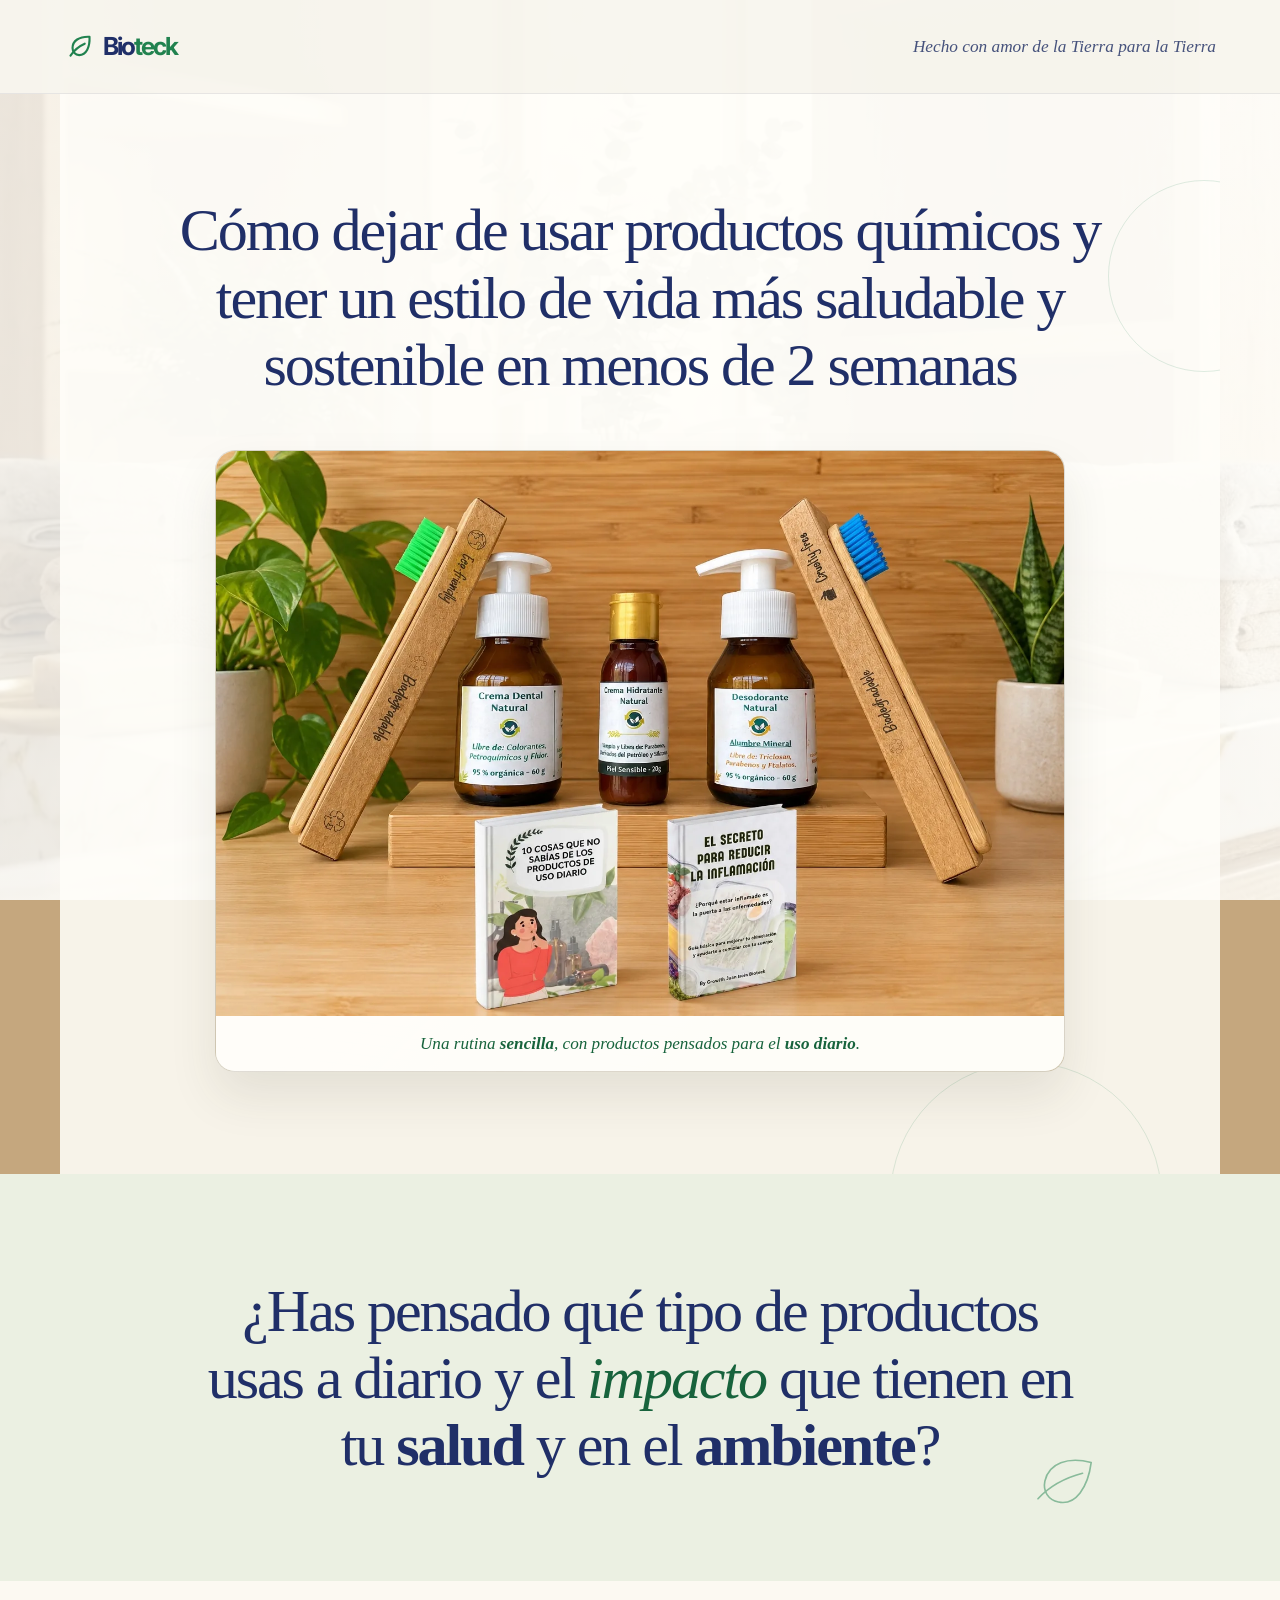
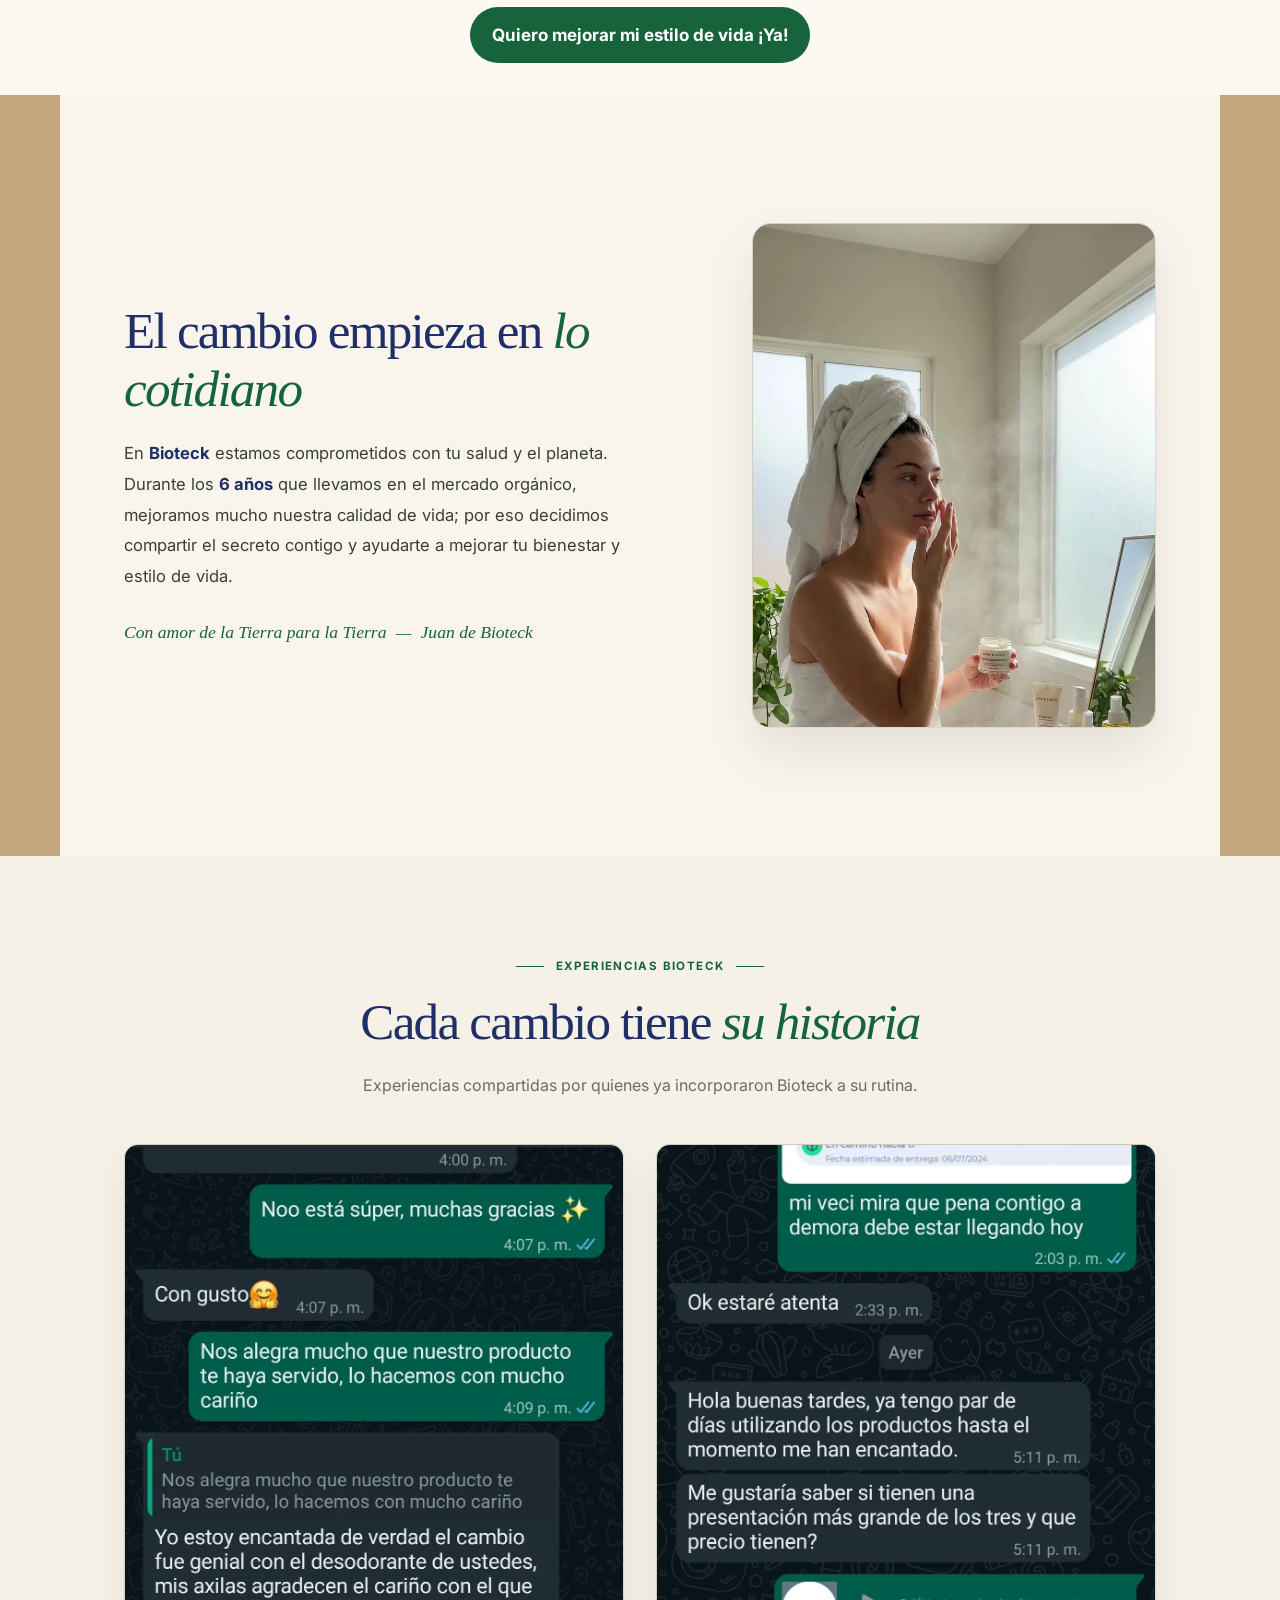
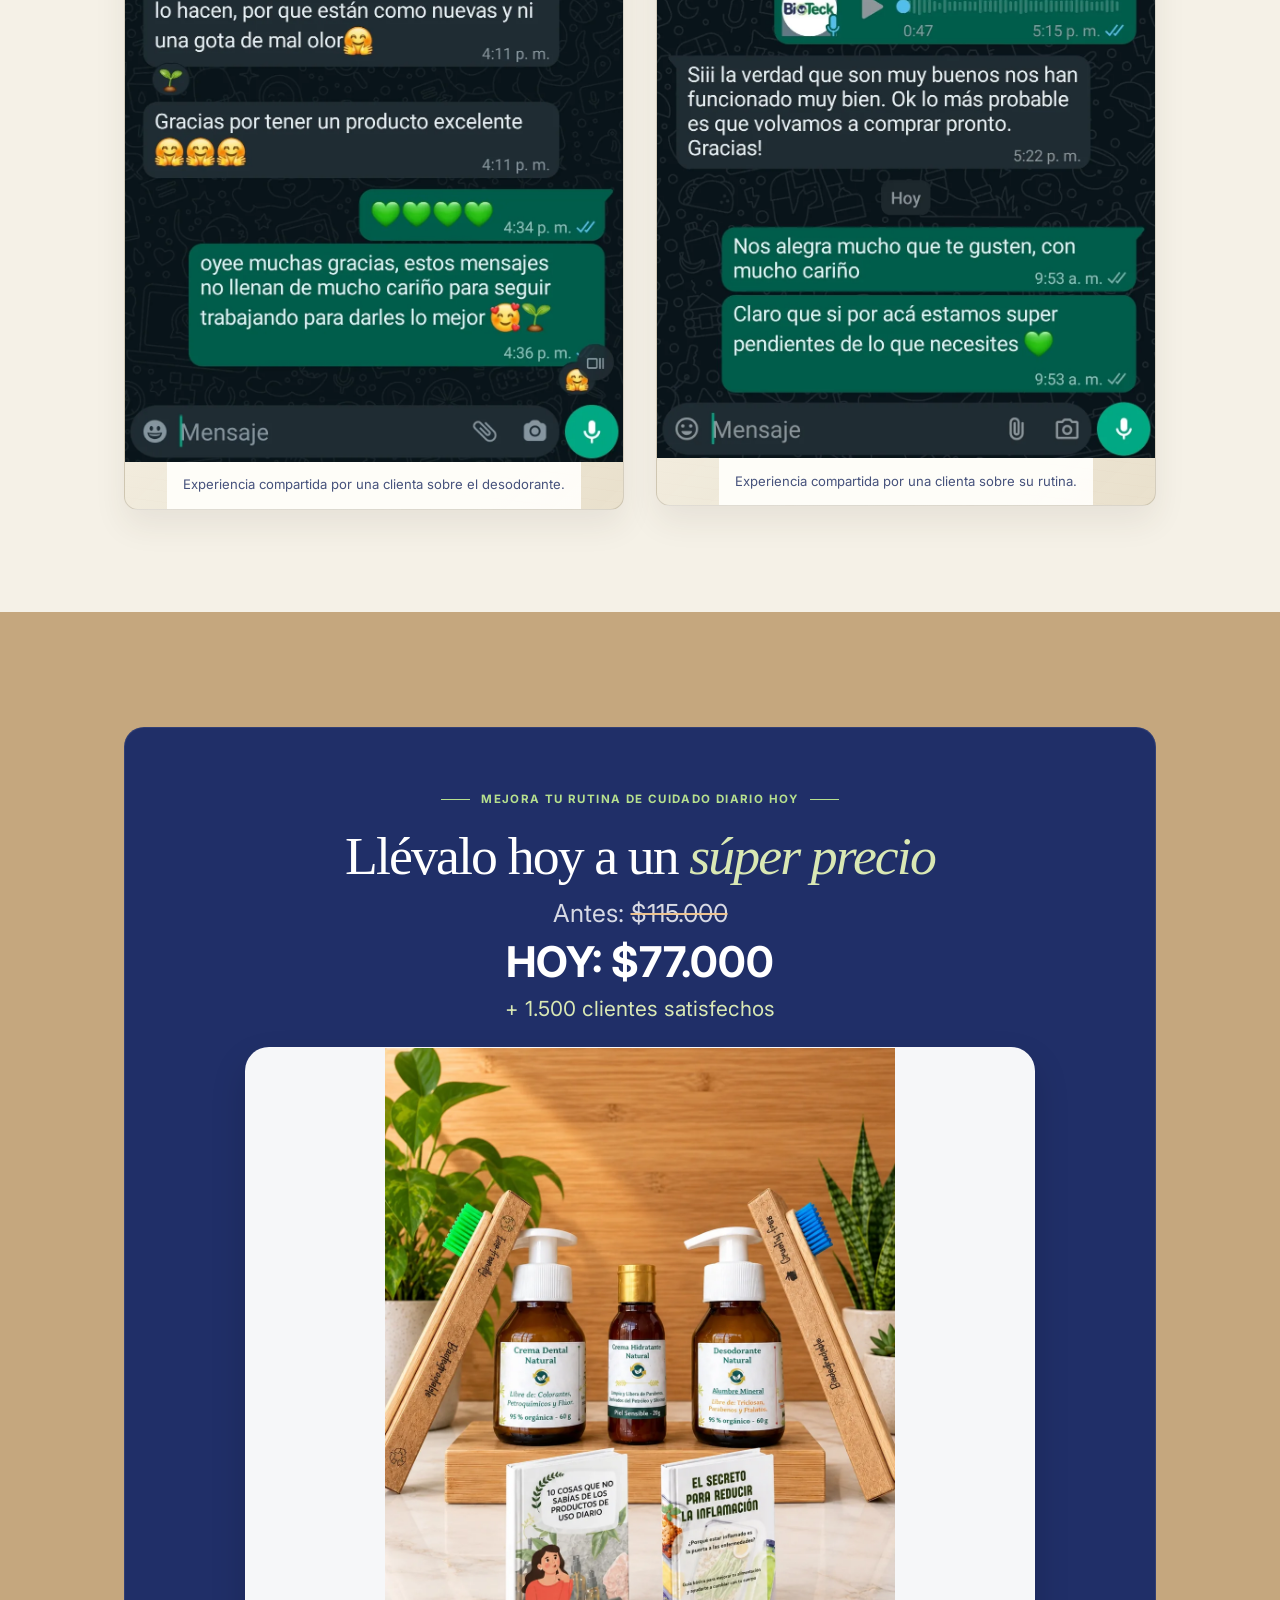
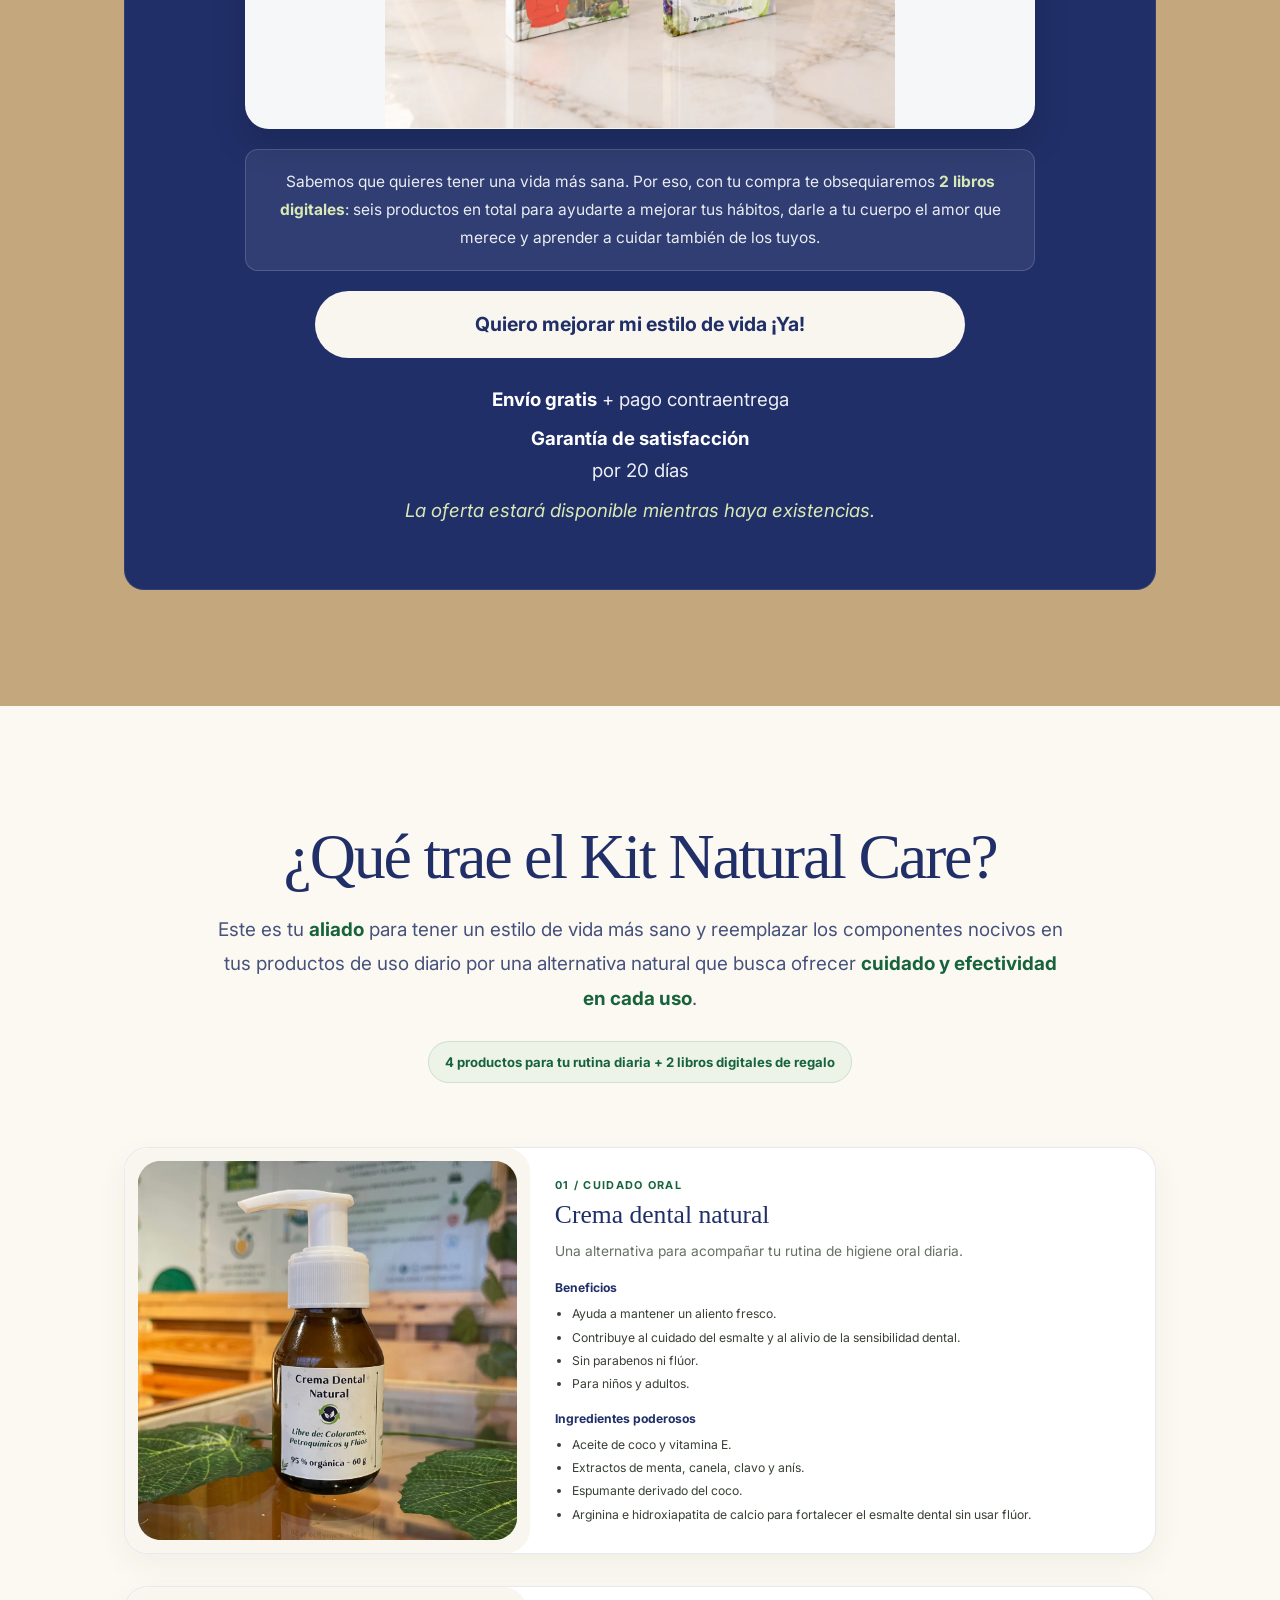
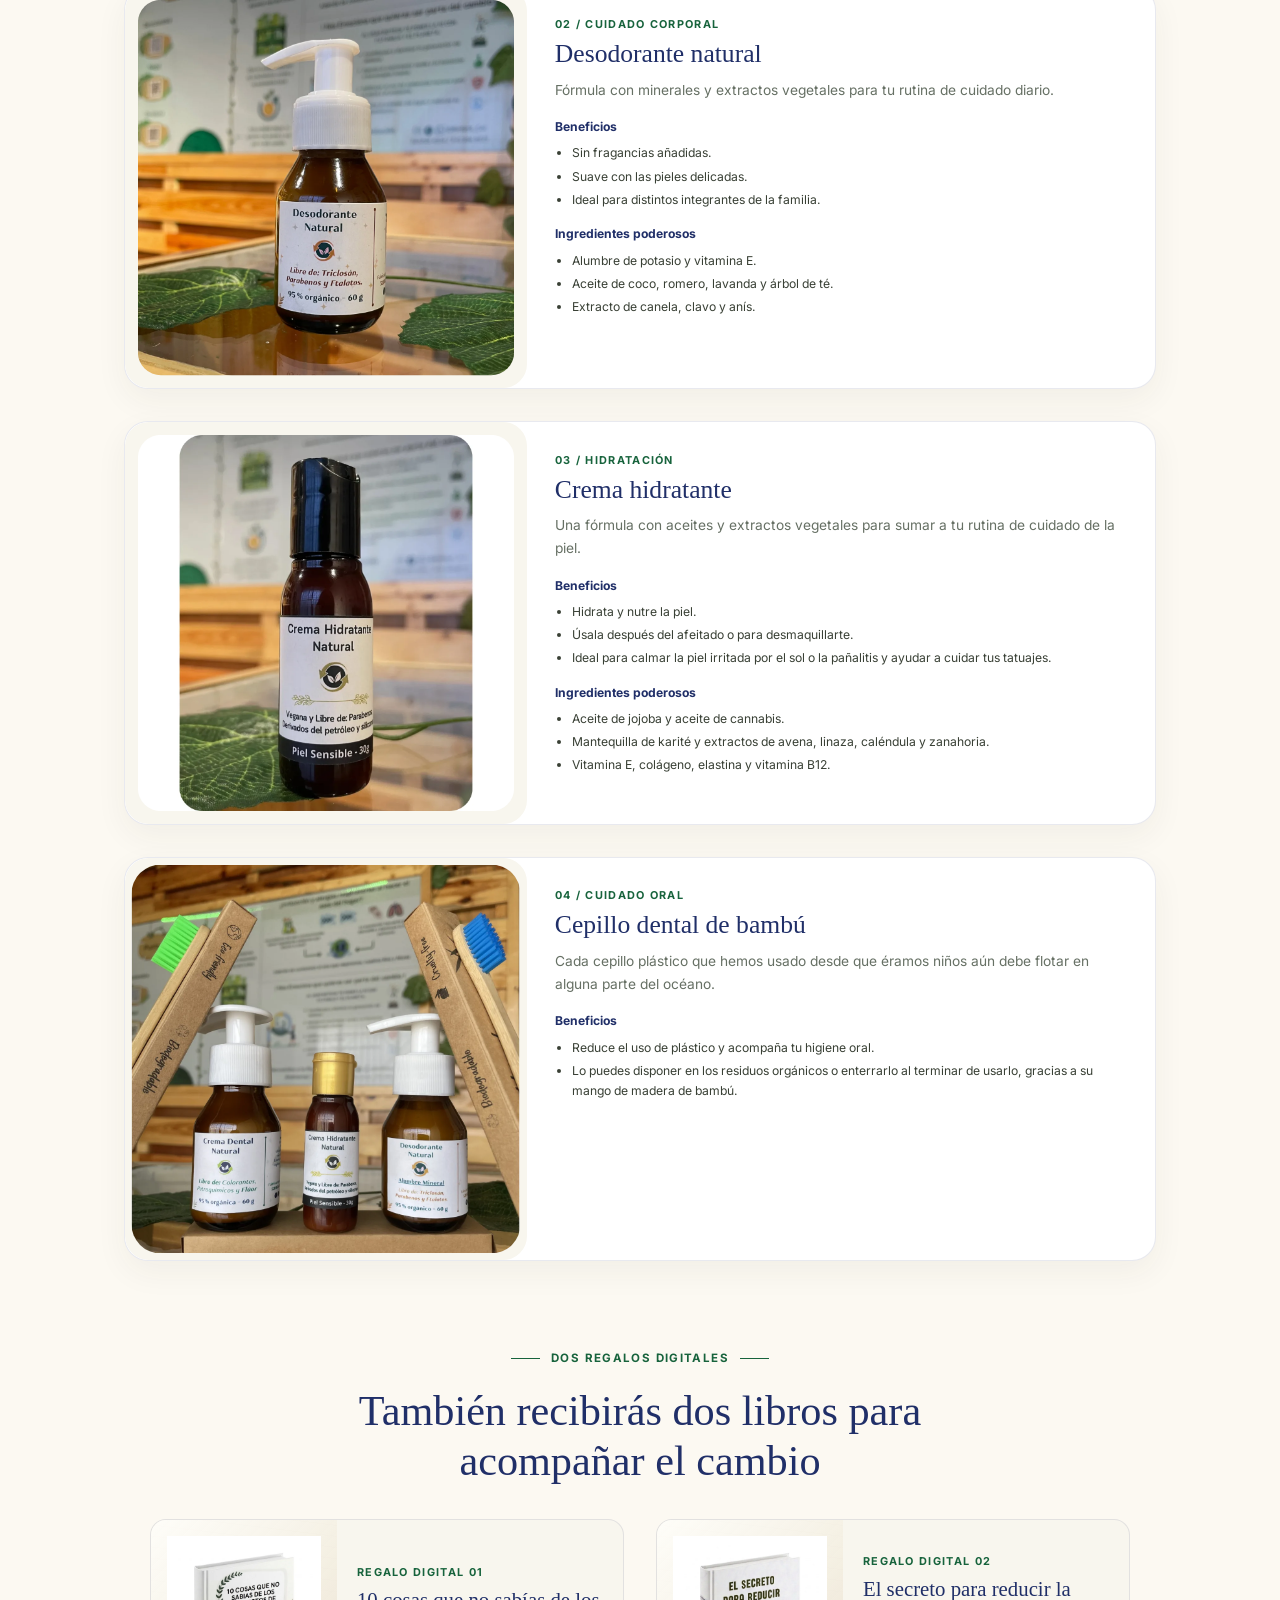
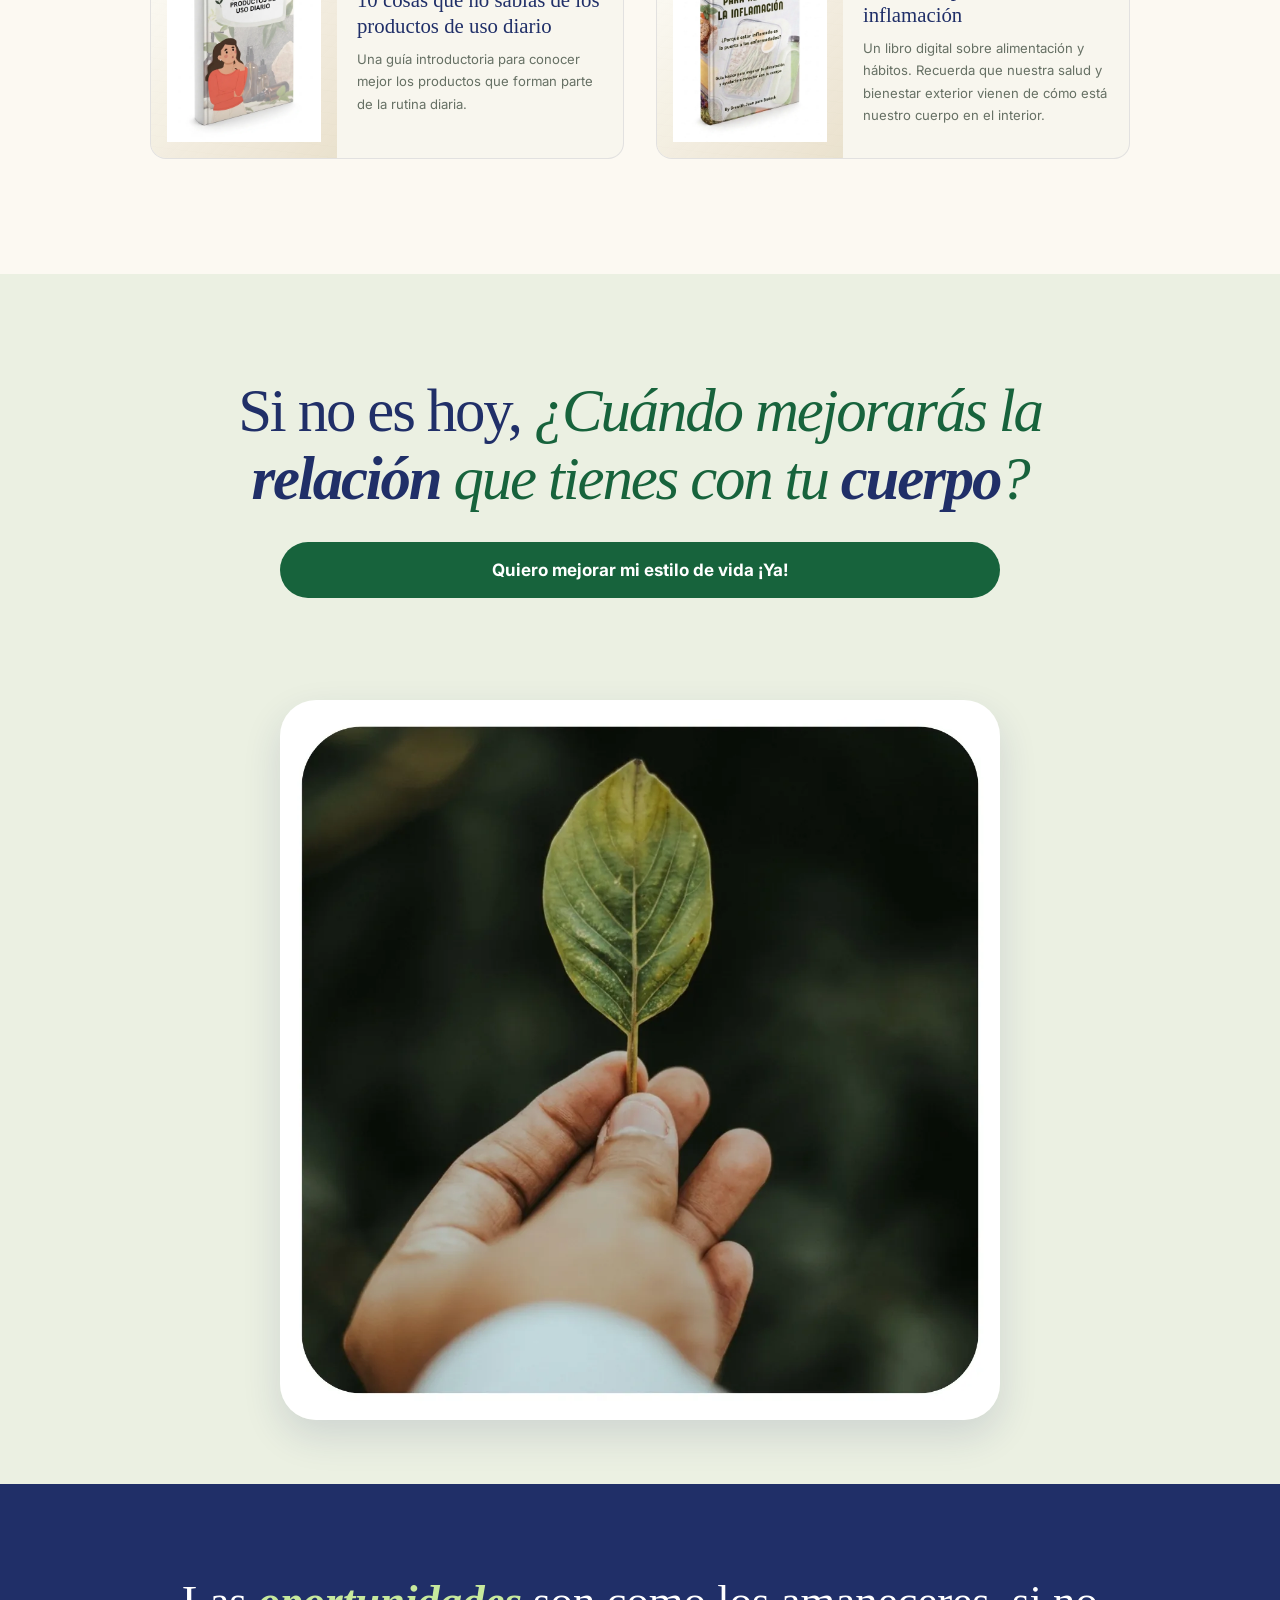
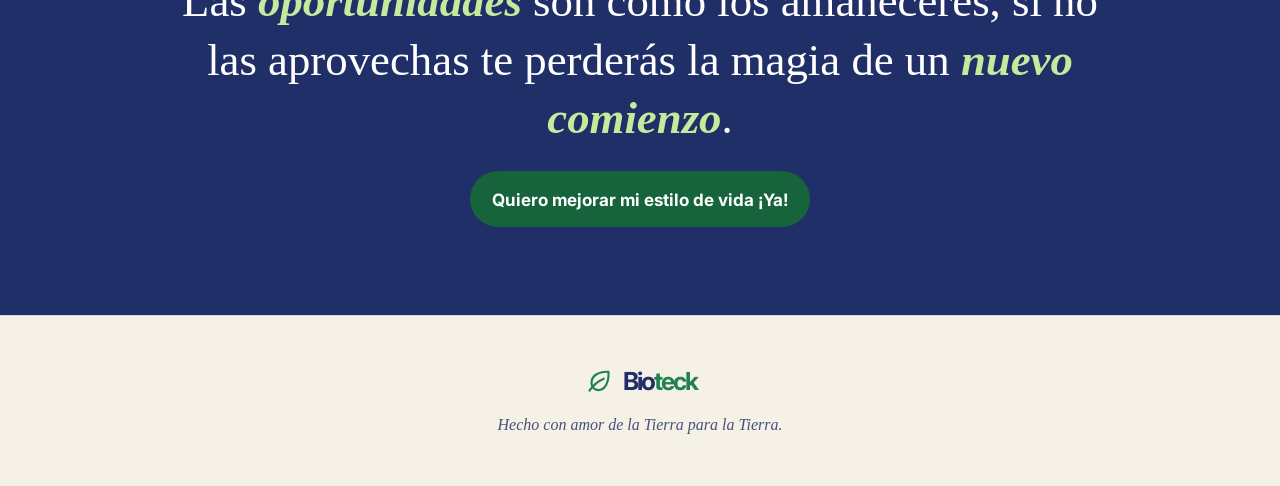
<file: index.html>
<!doctype html>
<html lang="es">
  <head>
    <meta charset="utf-8" />
    <meta name="viewport" content="width=device-width, initial-scale=1" />
    <meta name="theme-color" content="#f8f6ee" />
    <meta
      name="description"
      content="Bioteck: productos naturales para acompañar una rutina diaria de autocuidado."
    />
    <title>Bioteck | Autocuidado natural para cada día</title>
    <link rel="preconnect" href="https://fonts.googleapis.com" />
    <link rel="preconnect" href="https://fonts.gstatic.com" crossorigin />
    <link
      href="https://fonts.googleapis.com/css2?family=Inter:wght@400;500;600;700&display=swap"
      rel="stylesheet"
    />
    <link rel="stylesheet" href="styles.css" />
    <script src="script.js" defer></script>
  </head>
  <body>
    <a class="skip-link" href="#contenido">Saltar al contenido</a>

    <header class="site-header">
      <a class="brand" href="#inicio" aria-label="Bioteck, inicio">
        <span class="brand-mark" aria-hidden="true">
          <svg viewBox="0 0 36 36" focusable="false">
            <path d="M28.7 7.6C17.1 7.1 9.6 12.1 9.6 20.3c0 4.6 3.2 7.9 7.4 7.9 8.2 0 12.3-9.3 11.7-20.6Z" />
            <path d="M7.3 28.8c4.2-6.2 9.4-10.5 16-13.4" />
          </svg>
        </span>
        <span class="brand-name">Bio<span>teck</span></span>
      </a>
      <p class="brand-tagline">Hecho con amor de la Tierra para la Tierra</p>
    </header>

    <main id="contenido">
      <section class="hero section-shell" id="inicio" aria-labelledby="hero-title">
        <div class="hero-copy reveal">
          <h1 id="hero-title">Cómo dejar de usar productos químicos y tener un estilo de vida más saludable y sostenible en menos de 2 semanas</h1>
        </div>

        <figure class="image-slot hero-image reveal photo-slot">
          <img class="asset-photo" src="assets/images/kit-natural-care.webp" alt="Kit Natural Care Bioteck con productos de cuidado diario, libros digitales y cepillos de bambú" width="1536" height="1024" fetchpriority="high" />
          <figcaption>Una rutina <strong>sencilla</strong>, con productos pensados para el <strong>uso diario</strong>.</figcaption>
        </figure>
        <span class="hero-decoration hero-decoration-one" aria-hidden="true"></span>
        <span class="hero-decoration hero-decoration-two" aria-hidden="true"></span>
      </section>

      <section class="question-section" aria-labelledby="question-title">
        <div class="question-inner reveal">
          <h2 id="question-title">¿Has pensado qué tipo de productos usas a diario y el <em>impacto</em> que tienen en tu <strong>salud</strong> y en el <strong>ambiente</strong>?</h2>
          <span class="question-leaf" aria-hidden="true">
            <svg viewBox="0 0 68 68" focusable="false"><path d="M55 12C32 11 15 21 15 39c0 10 7 17 17 17 17 0 25-20 23-44Z" /><path d="M12 57c9-15 21-25 37-33" /></svg>
          </span>
        </div>
      </section>

      <section class="interstitial-cta" aria-label="Conoce la oferta del kit">
        <a class="button button-primary" href="#oferta">Quiero mejorar mi estilo de vida ¡Ya!</a>
      </section>

      <section class="story-section section-shell" aria-labelledby="story-title">
        <div class="story-content reveal">
          <h2 id="story-title">El cambio empieza en <em>lo cotidiano</em></h2>
          <p>En <strong>Bioteck</strong> estamos comprometidos con tu salud y el planeta. Durante los <strong>6 años</strong> que llevamos en el mercado orgánico, mejoramos mucho nuestra calidad de vida; por eso decidimos compartir el secreto contigo y ayudarte a mejorar tu bienestar y estilo de vida.</p>
          <p class="signature">Con amor de la Tierra para la Tierra <span aria-hidden="true">—</span> Juan de Bioteck</p>
        </div>
        <figure class="image-slot story-image reveal photo-slot">
          <img class="asset-photo" src="assets/images/historia-bioteck.webp" alt="Mujer integrando productos de cuidado natural en su rutina diaria" width="768" height="1376" loading="lazy" />
        </figure>
      </section>

      <section class="testimonials-section" aria-labelledby="testimonials-title">
        <div class="section-shell testimonials-inner">
          <div class="section-heading reveal">
            <p class="eyebrow eyebrow-centered"><span class="eyebrow-line"></span> Experiencias Bioteck <span class="eyebrow-line"></span></p>
            <h2 id="testimonials-title">Cada cambio tiene <em>su historia</em></h2>
            <p>Experiencias compartidas por quienes ya incorporaron Bioteck a su rutina.</p>
          </div>
          <div class="testimonial-grid">
            <figure class="image-slot testimonial-slot reveal">
              <img class="testimonial-image" src="assets/images/testimonio-desodorante.webp" alt="Conversación completa de WhatsApp, sin nombre visible, donde una clienta comparte su experiencia con el desodorante Bioteck" width="1080" height="1989" loading="lazy" />
              <figcaption>Experiencia compartida por una clienta sobre el desodorante.</figcaption>
            </figure>
            <figure class="image-slot testimonial-slot reveal">
              <img class="testimonial-image" src="assets/images/testimonio-rutina.webp" alt="Conversación completa de WhatsApp, sin nombre visible, donde una clienta cuenta su experiencia con los productos Bioteck" width="1080" height="1981" loading="lazy" />
              <figcaption>Experiencia compartida por una clienta sobre su rutina.</figcaption>
            </figure>
          </div>
        </div>
      </section>

      <section class="offer-section section-shell" id="oferta" aria-labelledby="offer-title">
        <div class="offer-panel reveal">
          <div class="offer-copy">
            <p class="eyebrow offer-eyebrow"><span class="eyebrow-line"></span> Mejora tu rutina de cuidado diario hoy <span class="eyebrow-line"></span></p>
            <h2 id="offer-title">Llévalo hoy a un <em>súper precio</em></h2>
            <p class="offer-before">Antes: <del>$115.000</del></p>
            <p class="offer-current">HOY: $77.000</p>
            <p class="offer-proof">+ 1.500 clientes satisfechos</p>
          </div>
          <figure class="image-slot offer-image photo-slot">
            <img class="asset-photo" src="assets/images/oferta-principal.webp" alt="Oferta del Kit Natural Care Bioteck a $77.000" width="1086" height="1448" loading="lazy" />
          </figure>
          <p class="offer-bonus-copy">Sabemos que quieres tener una vida más sana. Por eso, con tu compra te obsequiaremos <strong>2 libros digitales</strong>: seis productos en total para ayudarte a mejorar tus hábitos, darle a tu cuerpo el amor que merece y aprender a cuidar también de los tuyos.</p>
          <a class="button button-light offer-button" href="checkout.html">Quiero mejorar mi estilo de vida ¡Ya!</a>
          <div class="offer-details" aria-label="Detalles de la oferta">
            <p><strong>Envío gratis</strong> + pago contraentrega</p>
            <p><strong>Garantía de satisfacción</strong><br />por 20 días</p>
            <p class="offer-urgency">La oferta estará disponible mientras haya existencias.</p>
          </div>
        </div>
      </section>

      <section class="kit-section" aria-labelledby="kit-title">
        <div class="section-shell kit-inner">
          <div class="kit-heading reveal">
            <h2 id="kit-title">¿Qué trae el Kit Natural Care?</h2>
            <p class="kit-intro">Este es tu <strong>aliado</strong> para tener un estilo de vida más sano y reemplazar los componentes nocivos en tus productos de uso diario por una alternativa natural que busca ofrecer <strong>cuidado y efectividad en cada uso</strong>.</p>
            <p class="kit-count">4 productos para tu rutina diaria + 2 libros digitales de regalo</p>
          </div>

          <div class="product-grid">
            <article class="product-card reveal">
              <figure class="image-slot product-image photo-slot">
              <img class="asset-photo" src="assets/images/crema-dental-natural.webp" alt="Envase de crema dental natural Bioteck" width="1200" height="1200" loading="lazy" />
              </figure>
              <div class="product-copy">
                <p class="product-index">01 / Cuidado oral</p>
                <h3>Crema dental natural</h3>
                <p class="product-summary">Una alternativa para acompañar tu rutina de higiene oral diaria.</p>
                <div class="product-facts">
                  <div>
                    <h4>Beneficios</h4>
                    <ul>
                      <li>Ayuda a mantener un aliento fresco.</li>
                      <li>Contribuye al cuidado del esmalte y al alivio de la sensibilidad dental.</li>
                      <li>Sin parabenos ni flúor.</li>
                      <li>Para niños y adultos.</li>
                    </ul>
                  </div>
                  <div>
                    <h4>Ingredientes poderosos</h4>
                    <ul>
                      <li>Aceite de coco y vitamina E.</li>
                      <li>Extractos de menta, canela, clavo y anís.</li>
                      <li>Espumante derivado del coco.</li>
                      <li>Arginina e hidroxiapatita de calcio para fortalecer el esmalte dental sin usar flúor.</li>
                    </ul>
                  </div>
                </div>
              </div>
            </article>

            <article class="product-card reveal">
              <figure class="image-slot product-image photo-slot">
              <img class="asset-photo" src="assets/images/desodorante-natural.webp" alt="Envase de desodorante natural Bioteck" width="1200" height="1200" loading="lazy" />
              </figure>
              <div class="product-copy">
                <p class="product-index">02 / Cuidado corporal</p>
                <h3>Desodorante natural</h3>
                <p class="product-summary">Fórmula con minerales y extractos vegetales para tu rutina de cuidado diario.</p>
                <div class="product-facts">
                  <div>
                    <h4>Beneficios</h4>
                    <ul>
                      <li>Sin fragancias añadidas.</li>
                      <li>Suave con las pieles delicadas.</li>
                      <li>Ideal para distintos integrantes de la familia.</li>
                    </ul>
                  </div>
                  <div>
                    <h4>Ingredientes poderosos</h4>
                    <ul>
                      <li>Alumbre de potasio y vitamina E.</li>
                      <li>Aceite de coco, romero, lavanda y árbol de té.</li>
                      <li>Extracto de canela, clavo y anís.</li>
                    </ul>
                  </div>
                </div>
              </div>
            </article>

            <article class="product-card reveal">
              <figure class="image-slot product-image photo-slot">
              <img class="asset-photo" src="assets/images/crema-hidratante-natural.webp" alt="Envase de crema hidratante natural Bioteck" width="1200" height="1200" loading="lazy" />
              </figure>
              <div class="product-copy">
                <p class="product-index">03 / Hidratación</p>
                <h3>Crema hidratante</h3>
                <p class="product-summary">Una fórmula con aceites y extractos vegetales para sumar a tu rutina de cuidado de la piel.</p>
                <div class="product-facts">
                  <div>
                    <h4>Beneficios</h4>
                    <ul>
                      <li>Hidrata y nutre la piel.</li>
                      <li>Úsala después del afeitado o para desmaquillarte.</li>
                      <li>Ideal para calmar la piel irritada por el sol o la pañalitis y ayudar a cuidar tus tatuajes.</li>
                    </ul>
                  </div>
                  <div>
                    <h4>Ingredientes poderosos</h4>
                    <ul>
                      <li>Aceite de jojoba y aceite de cannabis.</li>
                      <li>Mantequilla de karité y extractos de avena, linaza, caléndula y zanahoria.</li>
                      <li>Vitamina E, colágeno, elastina y vitamina B12.</li>
                    </ul>
                  </div>
                </div>
              </div>
            </article>

            <article class="product-card reveal">
              <figure class="image-slot product-image photo-slot">
                <img class="asset-photo" src="assets/images/cepillo-bambu.webp" alt="Cepillos dentales de bambú del Kit Natural Care" width="1800" height="1032" loading="lazy" />
              </figure>
              <div class="product-copy">
                <p class="product-index">04 / Cuidado oral</p>
                <h3>Cepillo dental de bambú</h3>
                <p class="product-summary">Cada cepillo plástico que hemos usado desde que éramos niños aún debe flotar en alguna parte del océano.</p>
                <div class="product-facts">
                  <div>
                    <h4>Beneficios</h4>
                    <ul>
                      <li>Reduce el uso de plástico y acompaña tu higiene oral.</li>
                      <li>Lo puedes disponer en los residuos orgánicos o enterrarlo al terminar de usarlo, gracias a su mango de madera de bambú.</li>
                    </ul>
                  </div>
                </div>
              </div>
            </article>
          </div>

          <div class="digital-bonus-heading reveal">
            <p class="eyebrow eyebrow-centered"><span class="eyebrow-line"></span> Dos regalos digitales <span class="eyebrow-line"></span></p>
            <h3>También recibirás dos libros para acompañar el cambio</h3>
          </div>
          <div class="digital-grid">
            <article class="digital-card reveal">
              <figure class="image-slot digital-image photo-slot">
                <img class="asset-photo" src="assets/images/guia-productos-diarios.webp" alt="Portada de la guía 10 cosas que no sabías de los productos de uso diario" width="896" height="1200" loading="lazy" />
              </figure>
              <div class="digital-copy">
                <p class="product-index">Regalo digital 01</p>
                <h4>10 cosas que no sabías de los productos de uso diario</h4>
                <p>Una guía introductoria para conocer mejor los productos que forman parte de la rutina diaria.</p>
              </div>
            </article>
            <article class="digital-card reveal">
              <figure class="image-slot digital-image photo-slot">
                <img class="asset-photo" src="assets/images/guia-inflamacion.webp" alt="Portada de la guía El secreto para reducir la inflamación" width="896" height="1200" loading="lazy" />
              </figure>
              <div class="digital-copy">
                <p class="product-index">Regalo digital 02</p>
                <h4>El secreto para reducir la inflamación</h4>
                <p>Un libro digital sobre alimentación y hábitos. Recuerda que nuestra salud y bienestar exterior vienen de cómo está nuestro cuerpo en el interior.</p>
              </div>
            </article>
          </div>
        </div>
      </section>

      <section class="closing-cta-section" aria-labelledby="closing-cta-title">
        <div class="closing-cta-inner">
          <h2 id="closing-cta-title">Si no es hoy, <em>¿Cuándo mejorarás la <strong>relación</strong> que tienes con tu <strong>cuerpo</strong>?</em></h2>
          <div class="closing-cta-actions">
            <a class="button button-primary" href="checkout.html">Quiero mejorar mi estilo de vida ¡Ya!</a>
          </div>
        </div>
      </section>

      <section class="closing-image-section" aria-label="Un nuevo comienzo con Bioteck">
        <img src="assets/images/cierre-oportunidad.webp" alt="Un nuevo comienzo para cuidar de ti y de tu familia" width="896" height="1200" loading="lazy" />
      </section>

      <section class="closing-quote-section" aria-label="Un nuevo comienzo">
        <p>Las <strong><em>oportunidades</em></strong> son como los amaneceres, si no las aprovechas te perderás la magia de un <strong><em>nuevo comienzo</em></strong>.</p>
        <a class="button button-primary" href="checkout.html">Quiero mejorar mi estilo de vida ¡Ya!</a>
      </section>
    </main>

    <footer class="site-footer" id="pedido">
      <a class="brand footer-brand" href="#inicio" aria-label="Bioteck, volver al inicio">
        <span class="brand-mark" aria-hidden="true"><svg viewBox="0 0 36 36" focusable="false"><path d="M28.7 7.6C17.1 7.1 9.6 12.1 9.6 20.3c0 4.6 3.2 7.9 7.4 7.9 8.2 0 12.3-9.3 11.7-20.6Z" /><path d="M7.3 28.8c4.2-6.2 9.4-10.5 16-13.4" /></svg></span>
        <span class="brand-name">Bio<span>teck</span></span>
      </a>
      <p>Hecho con amor de la Tierra para la Tierra.</p>
    </footer>
  </body>
</html>
</file>
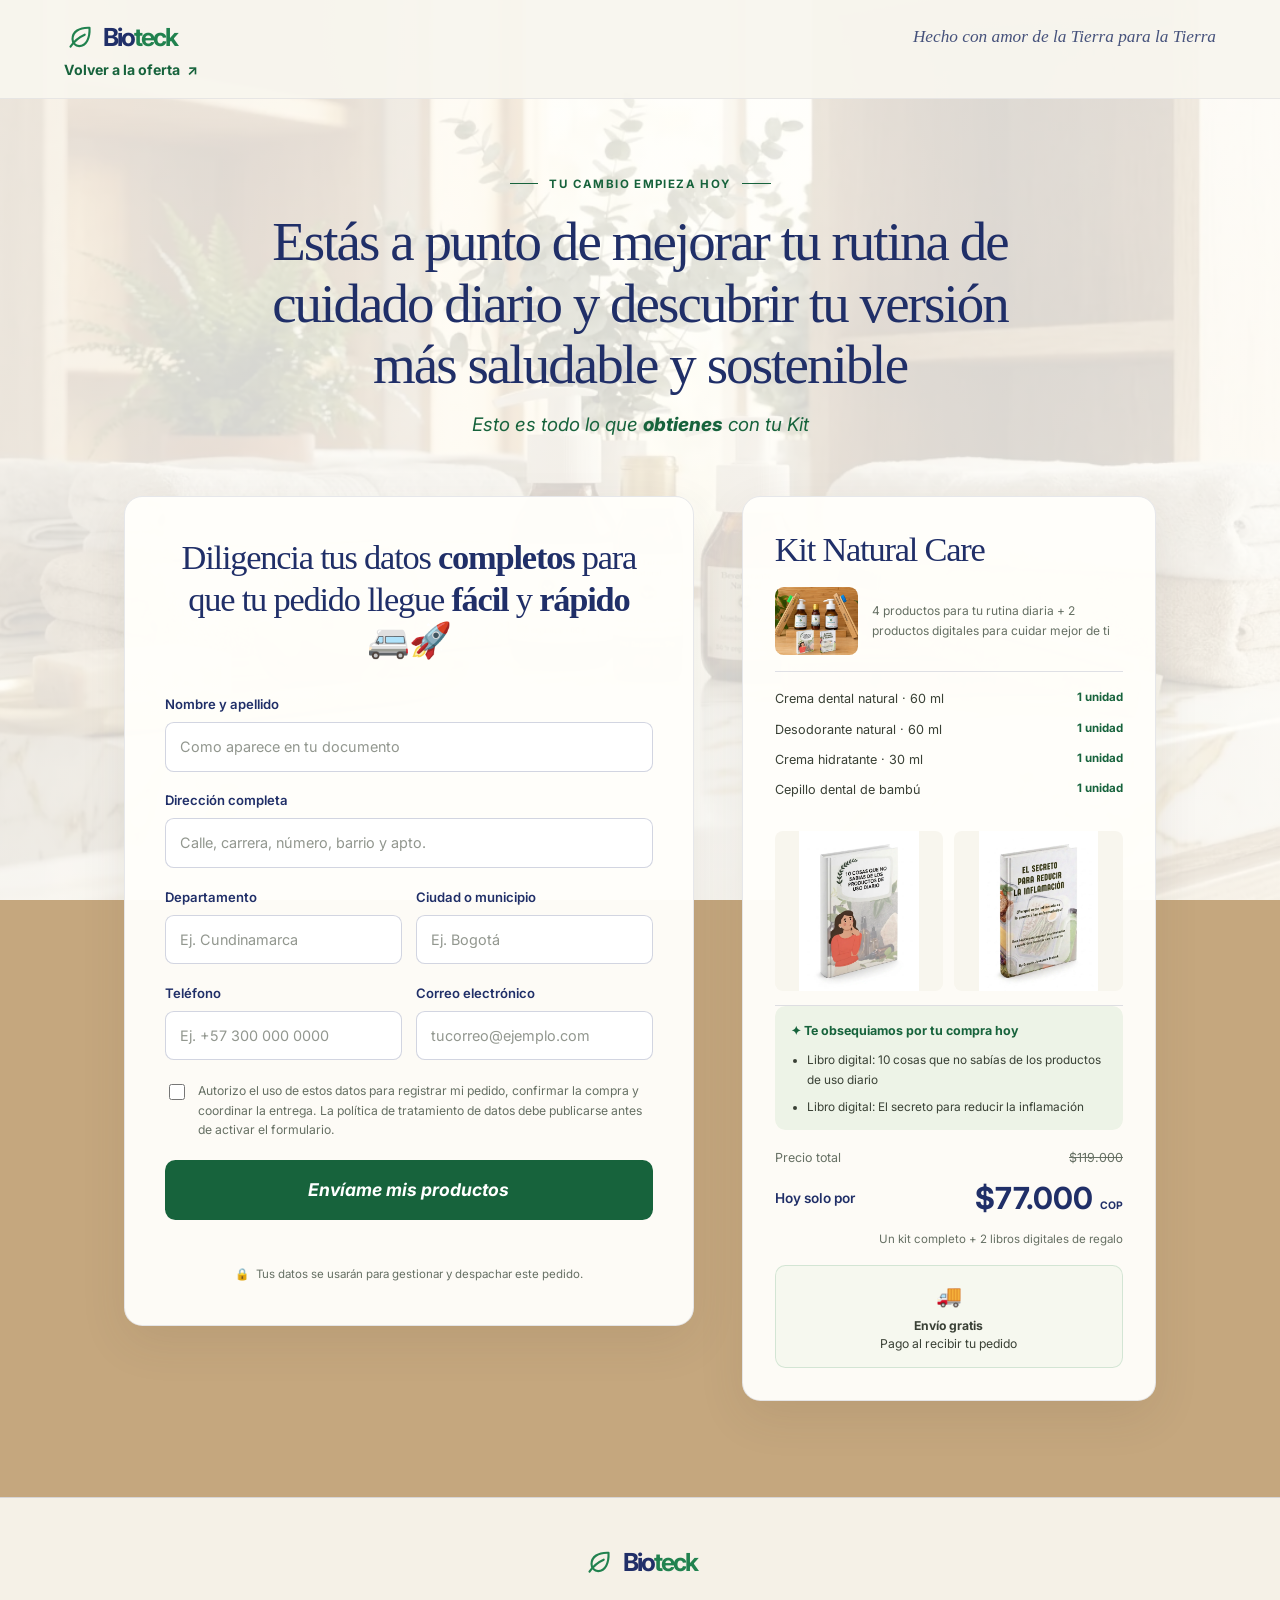
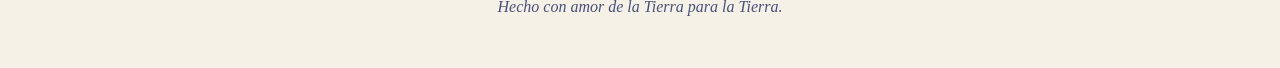
<file: checkout.html>
<!doctype html>
<html lang="es">
  <head>
    <meta charset="utf-8" />
    <meta name="viewport" content="width=device-width, initial-scale=1" />
    <meta name="theme-color" content="#f8f6ee" />
    <meta name="description" content="Completa tus datos para pedir el Kit Natural Care Bioteck con pago contraentrega." />
    <title>Finaliza tu pedido | Bioteck</title>
    <link rel="preconnect" href="https://fonts.googleapis.com" />
    <link rel="preconnect" href="https://fonts.gstatic.com" crossorigin />
    <link href="https://fonts.googleapis.com/css2?family=Inter:wght@400;500;600;700&display=swap" rel="stylesheet" />
    <link rel="stylesheet" href="styles.css" />
    <script src="checkout.js" defer></script>
  </head>
  <body class="checkout-body">
    <a class="skip-link" href="#contenido">Saltar al formulario</a>

    <header class="site-header checkout-header">
      <a class="brand" href="index.html" aria-label="Bioteck, volver a la página del kit">
        <span class="brand-mark" aria-hidden="true"><svg viewBox="0 0 36 36" focusable="false"><path d="M28.7 7.6C17.1 7.1 9.6 12.1 9.6 20.3c0 4.6 3.2 7.9 7.4 7.9 8.2 0 12.3-9.3 11.7-20.6Z" /><path d="M7.3 28.8c4.2-6.2 9.4-10.5 16-13.4" /></svg></span>
        <span class="brand-name">Bio<span>teck</span></span>
      </a>
      <p class="brand-tagline">Hecho con amor de la Tierra para la Tierra</p>
      <a class="header-cta" href="index.html#oferta">Volver a la oferta <span aria-hidden="true">↗</span></a>
    </header>

    <main id="contenido" class="checkout-main">
      <section class="checkout-intro section-shell" aria-labelledby="checkout-title">
        <p class="eyebrow eyebrow-centered"><span class="eyebrow-line"></span> Tu cambio empieza hoy <span class="eyebrow-line"></span></p>
        <h1 id="checkout-title">Estás a punto de mejorar tu rutina de cuidado diario y descubrir tu versión más saludable y sostenible</h1>
        <p class="checkout-summary-title"><em>Esto es todo lo que <strong>obtienes</strong> con tu Kit</em></p>
      </section>

      <div class="checkout-layout section-shell">
        <section class="checkout-form-panel" aria-labelledby="delivery-title">
          <div class="checkout-panel-heading">
            <div>
              <h2 id="delivery-title">Diligencia tus datos <strong>completos</strong> para que tu pedido llegue <strong>fácil</strong> y <strong>rápido</strong> 🚐🚀</h2>
            </div>
          </div>

          <form id="order-form" data-order-form method="post">
            <div class="form-grid">
              <label class="form-field form-field-wide" for="customer-name">
                <span>Nombre y apellido</span>
                <input id="customer-name" name="fullName" type="text" autocomplete="name" placeholder="Como aparece en tu documento" required minlength="3" />
              </label>
              <label class="form-field form-field-wide" for="customer-address">
                <span>Dirección completa</span>
                <input id="customer-address" name="address" type="text" autocomplete="street-address" placeholder="Calle, carrera, número, barrio y apto." required minlength="6" />
              </label>
              <label class="form-field" for="customer-department">
                <span>Departamento</span>
                <input id="customer-department" name="department" type="text" autocomplete="address-level1" placeholder="Ej. Cundinamarca" required />
              </label>
              <label class="form-field" for="customer-city">
                <span>Ciudad o municipio</span>
                <input id="customer-city" name="city" type="text" autocomplete="address-level2" placeholder="Ej. Bogotá" required />
              </label>
              <label class="form-field" for="customer-phone">
                <span>Teléfono</span>
                <input id="customer-phone" name="phone" type="tel" autocomplete="tel" inputmode="tel" placeholder="Ej. +57 300 000 0000" required minlength="7" maxlength="24" />
              </label>
              <label class="form-field" for="customer-email">
                <span>Correo electrónico</span>
                <input id="customer-email" name="email" type="email" autocomplete="email" placeholder="tucorreo@ejemplo.com" required />
              </label>
            </div>

            <label class="consent-field" for="privacy-consent">
              <input id="privacy-consent" name="privacyConsent" type="checkbox" value="true" required />
              <span>Autorizo el uso de estos datos para registrar mi pedido, confirmar la compra y coordinar la entrega. La política de tratamiento de datos debe publicarse antes de activar el formulario.</span>
            </label>

            <button class="button button-primary checkout-submit" type="submit" disabled>
              <span class="checkout-button-label"><em>Envíame mis productos</em></span>
            </button>
            <p class="checkout-status" id="checkout-status" role="status" aria-live="polite"></p>
            <p class="checkout-security-note"><span aria-hidden="true">🔒</span> Tus datos se usarán para gestionar y despachar este pedido.</p>
          </form>
        </section>

        <aside class="order-summary" aria-labelledby="summary-title">
          <h2 id="summary-title">Kit Natural Care</h2>
          <div class="summary-product">
            <img src="assets/images/kit-natural-care.webp" alt="" width="1200" height="896" />
            <div><span>4 productos para tu rutina diaria + 2 productos digitales para cuidar mejor de ti</span></div>
          </div>
          <ul class="summary-items">
            <li><span>Crema dental natural · 60 ml</span><span>1 unidad</span></li>
            <li><span>Desodorante natural · 60 ml</span><span>1 unidad</span></li>
            <li><span>Crema hidratante · 30 ml</span><span>1 unidad</span></li>
            <li><span>Cepillo dental de bambú</span><span>1 unidad</span></li>
          </ul>
          <div class="summary-book-covers" aria-label="Portadas de los dos libros digitales incluidos">
            <img src="assets/images/guia-productos-diarios.webp" alt="Portada: 10 cosas que no sabías de los productos de uso diario" width="896" height="1200" loading="lazy" />
            <img src="assets/images/guia-inflamacion.webp" alt="Portada: El secreto para reducir la inflamación" width="896" height="1200" loading="lazy" />
          </div>
          <div class="summary-bonus">
            <p><span aria-hidden="true">✦</span> Te obsequiamos por tu compra hoy</p>
            <ul>
              <li>Libro digital: 10 cosas que no sabías de los productos de uso diario</li>
              <li>Libro digital: El secreto para reducir la inflamación</li>
            </ul>
          </div>
          <div class="summary-price">
            <p>Precio total <del>$119.000</del></p>
            <div><span>Hoy solo por</span><strong>$77.000 <small>COP</small></strong></div>
            <p class="summary-includes">Un kit completo + 2 libros digitales de regalo</p>
          </div>
          <div class="summary-shipping"><span aria-hidden="true">🚚</span><span><strong>Envío gratis</strong><br />Pago al recibir tu pedido</span></div>
        </aside>
      </div>
    </main>

    <footer class="site-footer checkout-footer">
      <a class="brand footer-brand" href="index.html" aria-label="Bioteck, volver al inicio">
        <span class="brand-mark" aria-hidden="true"><svg viewBox="0 0 36 36" focusable="false"><path d="M28.7 7.6C17.1 7.1 9.6 12.1 9.6 20.3c0 4.6 3.2 7.9 7.4 7.9 8.2 0 12.3-9.3 11.7-20.6Z" /><path d="M7.3 28.8c4.2-6.2 9.4-10.5 16-13.4" /></svg></span>
        <span class="brand-name">Bio<span>teck</span></span>
      </a>
      <p>Hecho con amor de la Tierra para la Tierra.</p>
    </footer>
  </body>
</html>
</file>
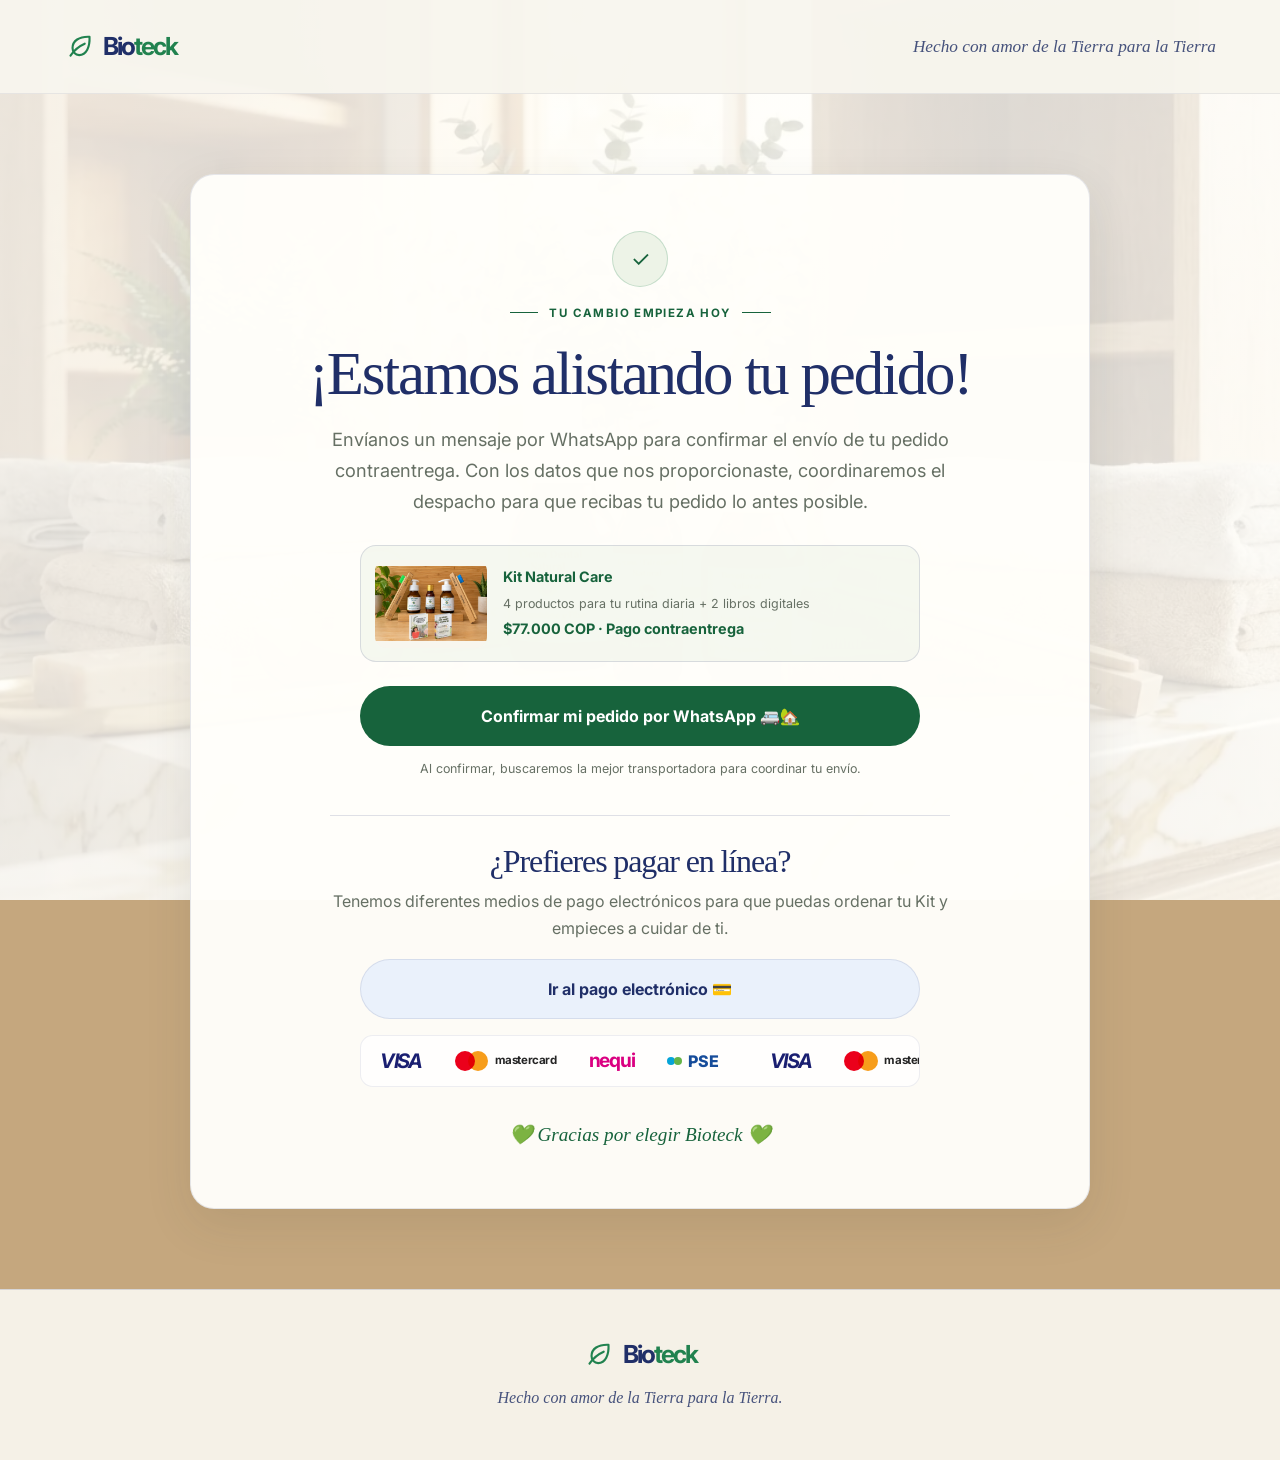
<file: confirmacion.html>
<!doctype html>
<html lang="es">
  <head>
    <meta charset="utf-8" />
    <meta name="viewport" content="width=device-width, initial-scale=1" />
    <meta name="theme-color" content="#f8f6ee" />
    <meta name="description" content="Confirma tu pedido del Kit Natural Care Bioteck por WhatsApp o elige el pago electrónico." />
    <title>Confirma tu pedido | Bioteck</title>
    <link rel="preconnect" href="https://fonts.googleapis.com" />
    <link rel="preconnect" href="https://fonts.gstatic.com" crossorigin />
    <link href="https://fonts.googleapis.com/css2?family=Inter:wght@400;500;600;700&display=swap" rel="stylesheet" />
    <link rel="stylesheet" href="styles.css" />
  </head>
  <body class="confirmation-body">
    <a class="skip-link" href="#contenido">Saltar al contenido</a>

    <header class="site-header confirmation-header">
      <a class="brand" href="index.html" aria-label="Bioteck, volver al inicio">
        <span class="brand-mark" aria-hidden="true"><svg viewBox="0 0 36 36" focusable="false"><path d="M28.7 7.6C17.1 7.1 9.6 12.1 9.6 20.3c0 4.6 3.2 7.9 7.4 7.9 8.2 0 12.3-9.3 11.7-20.6Z" /><path d="M7.3 28.8c4.2-6.2 9.4-10.5 16-13.4" /></svg></span>
        <span class="brand-name">Bio<span>teck</span></span>
      </a>
      <p class="brand-tagline">Hecho con amor de la Tierra para la Tierra</p>
    </header>

    <main id="contenido" class="confirmation-main">
      <section class="confirmation-card" aria-labelledby="confirmation-title">
        <div class="confirmation-mark" aria-hidden="true">✓</div>
        <p class="eyebrow"><span class="eyebrow-line"></span> Tu cambio empieza hoy <span class="eyebrow-line"></span></p>
        <h1 id="confirmation-title">¡Estamos alistando tu pedido!</h1>
        <p class="confirmation-lead">Envíanos un mensaje por WhatsApp para confirmar el envío de tu pedido contraentrega. Con los datos que nos proporcionaste, coordinaremos el despacho para que recibas tu pedido lo antes posible.</p>

        <div class="confirmation-product">
          <img src="assets/images/kit-natural-care.webp" alt="Kit Natural Care Bioteck" width="1536" height="1024" />
          <div>
            <strong>Kit Natural Care</strong>
            <span>4 productos para tu rutina diaria + 2 libros digitales</span>
            <strong>$77.000 COP · Pago contraentrega</strong>
          </div>
        </div>

        <a class="button button-primary confirmation-button" href="https://wa.me/message/UQREXFUKKRIXK1" target="_blank" rel="noopener noreferrer">Confirmar mi pedido por WhatsApp 🚐🏡</a>
        <p class="confirmation-note">Al confirmar, buscaremos la mejor transportadora para coordinar tu envío.</p>

        <div class="confirmation-divider">
          <h2>¿Prefieres pagar en línea?</h2>
          <p>Tenemos diferentes medios de pago electrónicos para que puedas ordenar tu Kit y empieces a cuidar de ti.</p>
          <a class="button button-light confirmation-button confirmation-payment-button" href="https://checkout.bold.co/payment/LNK_A27HVBPONG" target="_blank" rel="noopener noreferrer">Ir al pago electrónico 💳</a>
          <div class="payment-methods" role="img" aria-label="Medios de pago disponibles: Visa, Mastercard, Nequi y PSE">
            <div class="payment-track" aria-hidden="true">
              <ul class="payment-logo-group">
                <li class="payment-logo payment-visa">VISA</li>
                <li class="payment-logo payment-mastercard"><span class="mastercard-symbol"><i></i><i></i></span><span>mastercard</span></li>
                <li class="payment-logo payment-nequi">nequi</li>
                <li class="payment-logo payment-pse"><span class="pse-symbol"><i></i><i></i></span><span>PSE</span></li>
              </ul>
              <ul class="payment-logo-group">
                <li class="payment-logo payment-visa">VISA</li>
                <li class="payment-logo payment-mastercard"><span class="mastercard-symbol"><i></i><i></i></span><span>mastercard</span></li>
                <li class="payment-logo payment-nequi">nequi</li>
                <li class="payment-logo payment-pse"><span class="pse-symbol"><i></i><i></i></span><span>PSE</span></li>
              </ul>
            </div>
          </div>
        </div>

        <p class="confirmation-thanks">💚 Gracias por elegir Bioteck 💚</p>
      </section>
    </main>

    <footer class="site-footer">
      <a class="brand footer-brand" href="index.html" aria-label="Bioteck, volver al inicio">
        <span class="brand-mark" aria-hidden="true"><svg viewBox="0 0 36 36" focusable="false"><path d="M28.7 7.6C17.1 7.1 9.6 12.1 9.6 20.3c0 4.6 3.2 7.9 7.4 7.9 8.2 0 12.3-9.3 11.7-20.6Z" /><path d="M7.3 28.8c4.2-6.2 9.4-10.5 16-13.4" /></svg></span>
        <span class="brand-name">Bio<span>teck</span></span>
      </a>
      <p>Hecho con amor de la Tierra para la Tierra.</p>
    </footer>
  </body>
</html>
</file>
<file: styles.css>
:root {
  color-scheme: light;
  --ink: #202f68;
  --ink-soft: #46527c;
  --leaf: #21824f;
  --leaf-dark: #17633c;
  --leaf-pale: #edf3e7;
  --cream: #f8f6ee;
  --paper: #fffefa;
  --sand: #e9dfca;
  --wood: #b58d5f;
  --text: #394035;
  --muted: #667064;
  --line: rgba(32, 47, 104, 0.14);
  --serif: Georgia, "Times New Roman", serif;
  --sans: Inter, "Segoe UI", Arial, sans-serif;
  --page-width: 1160px;
  --page-gutter: clamp(1.25rem, 5vw, 4.5rem);
}

* { box-sizing: border-box; }
html { width: 100%; scroll-behavior: smooth; }
body {
  width: 100%;
  overflow-x: clip;
  margin: 0;
  color: var(--text);
  background-color: #c5a77e;
  background-image:
    linear-gradient(rgba(255, 254, 250, 0.84), rgba(255, 254, 250, 0.84)),
    url("assets/images/fondo-bano-madera.webp"),
    repeating-linear-gradient(0deg, #b99161 0 2px, #d8c09a 2px 13px, #c4a477 13px 15px, #e0cfad 15px 29px),
    repeating-linear-gradient(92deg, rgba(100, 69, 35, 0.22) 0 1px, transparent 1px 23px, rgba(255, 246, 220, 0.35) 23px 25px, transparent 25px 58px);
  background-size: auto, cover, auto, auto;
  background-position: center, center, center, center;
  background-repeat: no-repeat, no-repeat, repeat, repeat;
  background-attachment: fixed;
  font-family: var(--sans);
  font-size: 1rem;
  line-height: 1.7;
  -webkit-font-smoothing: antialiased;
}
img, svg { display: block; }
a { color: inherit; }
a:focus-visible { outline: 3px solid #c0833d; outline-offset: 4px; }

.skip-link {
  position: absolute;
  top: 0.75rem;
  left: 0.75rem;
  z-index: 20;
  padding: 0.7rem 1rem;
  transform: translateY(-160%);
  border-radius: 0.4rem;
  color: white;
  background: var(--ink);
}
.skip-link:focus { transform: translateY(0); }

.site-header {
  position: relative;
  z-index: 2;
  display: grid;
  grid-template-columns: auto minmax(0, 1fr);
  align-items: center;
  min-height: 94px;
  padding: 1rem var(--page-gutter);
  background: rgba(248, 246, 238, 0.94);
  border-bottom: 1px solid rgba(32, 47, 104, 0.08);
}
.brand {
  display: inline-flex;
  align-items: center;
  gap: 0.45rem;
  width: fit-content;
  color: var(--ink);
  text-decoration: none;
}
.brand-mark { width: 2rem; color: var(--leaf); }
.brand-mark svg { width: 100%; fill: none; stroke: currentColor; stroke-linecap: round; stroke-linejoin: round; stroke-width: 2.4; }
.brand-name { font-family: var(--sans); font-size: 1.55rem; font-weight: 700; letter-spacing: -0.08em; }
.brand-name span { color: var(--leaf); }
.brand-tagline { justify-self: end; max-width: 28rem; margin: 0; color: var(--ink-soft); font-family: var(--serif); font-size: 1.08rem; font-style: italic; text-align: right; }
.header-cta {
  justify-self: end;
  color: var(--leaf-dark);
  font-size: 0.88rem;
  font-weight: 700;
  text-decoration: none;
}
.header-cta span { margin-left: 0.25rem; transition: transform 180ms ease; display: inline-block; }
.header-cta:hover span { transform: translate(2px, -2px); }

.section-shell { width: min(100%, var(--page-width)); margin-inline: auto; padding-inline: var(--page-gutter); }
.hero {
  position: relative;
  display: grid;
  grid-template-columns: minmax(0, 1fr);
  justify-items: center;
  gap: 0;
  min-height: unset;
  padding-block: clamp(4rem, 8vw, 7rem);
  isolation: isolate;
  overflow: hidden;
}
.hero::before {
  position: absolute;
  z-index: -2;
  inset: 0;
  content: "";
  background: rgba(255, 254, 250, 0.87);
}
.hero-copy { width: 100%; max-width: 1000px; margin-inline: auto; text-align: center; }
.eyebrow {
  display: flex;
  align-items: center;
  gap: 0.7rem;
  margin: 0 0 1.2rem;
  color: var(--leaf-dark);
  font-size: 0.72rem;
  font-weight: 700;
  letter-spacing: 0.12em;
  line-height: 1.4;
  text-transform: uppercase;
}
.eyebrow-line { display: inline-block; width: 1.8rem; height: 1px; flex: 0 0 auto; background: currentColor; }
h1, h2, p { margin-top: 0; }
h1, h2 { color: var(--ink); font-family: var(--serif); font-weight: 500; letter-spacing: -0.035em; line-height: 1.12; }
h1 { max-width: 1000px; margin: 0 auto; font-size: clamp(2.5rem, 4.7vw, 4.1rem); }
h1 em, h2 em { color: var(--leaf-dark); font-weight: 500; }
.hero-summary { max-width: 470px; margin-bottom: 1.7rem; color: var(--ink-soft); font-size: 1.04rem; }
.button {
  display: inline-flex;
  align-items: center;
  justify-content: center;
  gap: 0.65rem;
  min-height: calc(3.35rem + 2pt);
  padding: 0.82rem 1.3rem;
  font-family: var(--sans);
  border: 1px solid transparent;
  border-radius: 999px;
  font-size: calc(0.9rem + 2pt);
  font-weight: 700;
  line-height: 1.25;
  text-align: center;
  text-decoration: none;
  transition: transform 180ms ease, background-color 180ms ease, box-shadow 180ms ease;
}
.button:hover { transform: translateY(-2px); box-shadow: 0 0.7rem 1.6rem rgba(31, 78, 48, 0.15); }
.button-primary { color: white; background: var(--leaf-dark); }
.button-primary:hover { background: #105534; }
.button span { font-size: 1.1rem; }

.image-slot {
  position: relative;
  display: grid;
  place-items: center;
  min-width: 0;
  margin: 0;
  overflow: hidden;
  border: 1px solid rgba(91, 81, 58, 0.19);
  border-radius: 1.15rem;
  background: linear-gradient(135deg, rgba(255, 254, 250, 0.9), rgba(230, 220, 197, 0.78)), repeating-linear-gradient(7deg, rgba(143, 111, 72, 0.055) 0, rgba(143, 111, 72, 0.055) 1px, transparent 1px, transparent 11px);
  box-shadow: 0 1.5rem 3rem rgba(61, 54, 39, 0.1);
}
.image-slot-inner { display: flex; flex-direction: column; align-items: center; justify-content: center; min-height: inherit; padding: 2rem; color: var(--ink-soft); text-align: center; }
.photo-slot .image-slot-inner { display: none; }
.asset-photo { display: block; max-width: 100%; }
.image-slot-icon { width: 2.7rem; margin-bottom: 0.85rem; color: var(--leaf); opacity: 0.82; }
.image-slot-icon svg { width: 100%; fill: none; stroke: currentColor; stroke-linecap: round; stroke-linejoin: round; stroke-width: 1.6; }
.image-slot-label { color: var(--ink); font-size: 0.91rem; font-weight: 700; }
.image-slot-note { max-width: 250px; margin-top: 0.35rem; color: var(--muted); font-size: 0.75rem; line-height: 1.5; }
.hero-image { display: flex; flex-direction: column; width: min(100%, 850px); min-height: 0; margin: clamp(2rem, 4vw, 3.25rem) auto 0; border-radius: 1.25rem; }
.hero-image .asset-photo { width: 100%; height: auto; object-fit: contain; object-position: center; }
.hero-image .image-slot-inner { min-height: 430px; }
.hero-image figcaption { position: static; width: 100%; margin: 0; padding: .8rem 1rem; border: 0; color: var(--leaf-dark); background: rgba(255,254,250,.96); font-family: var(--serif); font-size: 1.07rem; font-style: italic; text-align: center; }
.hero-image figcaption strong { font-weight: 700; }
.hero-decoration { position: absolute; z-index: -1; display: block; width: 12rem; height: 12rem; border: 1px solid rgba(33, 130, 79, 0.14); border-radius: 50%; }
.hero-decoration-one { right: -5rem; top: 8%; }
.hero-decoration-two { right: 5%; bottom: -10rem; width: 17rem; height: 17rem; }

.question-section { position: relative; overflow: hidden; padding: clamp(4.5rem, 8vw, 7.5rem) var(--page-gutter); background: rgba(237, 243, 231, 0.96); }
.question-inner { position: relative; max-width: 920px; margin-inline: auto; text-align: center; }
.eyebrow-centered { justify-content: center; }
.question-section h2 { max-width: 870px; margin: 0 auto; font-size: clamp(2.25rem, 4.7vw, 4.1rem); }
.question-section h2 strong { color: var(--ink); font-weight: 600; }
.question-leaf { position: absolute; right: 0; bottom: -2.3rem; width: clamp(2.6rem, 7vw, 4.4rem); color: var(--leaf); opacity: 0.48; transform: rotate(12deg); }
.question-leaf svg { width: 100%; fill: none; stroke: currentColor; stroke-linecap: round; stroke-linejoin: round; stroke-width: 1.6; }
.interstitial-cta { display: flex; justify-content: center; padding: 1.6rem var(--page-gutter) 2rem; background: rgba(255,254,250,.94); }

.story-section { display: grid; grid-template-columns: minmax(0, 1fr) minmax(260px, 0.75fr); align-items: center; gap: clamp(2.5rem, 7vw, 6rem); padding-block: clamp(5rem, 10vw, 8.5rem); background: rgba(255, 254, 250, 0.9); }
.story-content { max-width: 610px; }
.story-content h2, .section-heading h2, .offer-copy h2 { margin-bottom: 1.3rem; font-size: clamp(2.35rem, 4vw, 3.6rem); }
.story-content > p:not(.eyebrow):not(.signature) { color: var(--text); font-size: 1.04rem; line-height: 1.85; }
.story-content strong { color: var(--ink); font-weight: 700; }
.signature { margin: 1.65rem 0 0; color: var(--leaf-dark); font-family: var(--serif); font-size: 1.1rem; font-style: italic; }
.signature span { padding-inline: 0.3rem; }
.story-image { aspect-ratio: 4 / 5; min-height: 350px; }
.story-image .asset-photo { width: 100%; height: 100%; object-fit: cover; object-position: center 38%; }

.testimonials-section { padding-block: clamp(4.5rem, 8vw, 7rem); background: rgba(248, 246, 238, 0.95); }
.testimonials-inner { max-width: 1280px; }
.section-heading { max-width: 710px; margin: 0 auto 2.8rem; text-align: center; }
.section-heading > p:last-child { margin-bottom: 0; color: var(--muted); }
.testimonial-grid { display: grid; grid-template-columns: repeat(2, minmax(0, 1fr)); align-items: start; gap: clamp(1rem, 2.5vw, 2rem); }
.testimonial-slot { min-width: 0; overflow: hidden; border-radius: 0.85rem; box-shadow: 0 1rem 2rem rgba(61,54,39,.08); }
.testimonial-image { display: block; width: 100%; height: auto; background: #17252a; }
.testimonial-slot figcaption { padding: .85rem 1rem; color: var(--ink-soft); background: rgba(255,254,250,.95); font-size: .82rem; line-height: 1.5; }

.offer-section { padding-block: clamp(4.5rem, 9vw, 7.5rem); }
.offer-panel { display: grid; grid-template-columns: minmax(0, 1fr); justify-items: center; gap: 1.25rem; padding: clamp(2rem, 5vw, 4rem); border-radius: 1.25rem; background: var(--ink); box-shadow: inset 0 0 0 1px rgba(255,255,255,.08); }
.offer-copy { width: 100%; text-align: center; }
.offer-copy h2 { margin: 0 0 0.35rem; color: white; font-size: clamp(2.25rem, 4.2vw, 3.55rem); }
.offer-copy h2 em { color: #d9e8b4; }
.offer-copy .eyebrow { justify-content: center; color: #b6e08e; }
.offer-before { margin: 0; color: rgba(255,255,255,.82); font-size: clamp(1.1rem, 2.3vw, 1.55rem); }
.offer-before del { text-decoration-thickness: 2px; text-decoration-color: #edc28e; }
.offer-current { margin: 0.05rem 0 0; color: white; font-size: clamp(1.75rem, 3.6vw, 2.65rem); font-weight: 700; line-height: 1.25; }
.offer-proof { margin: 0.2rem 0 0; color: #d9e8b4; font-size: clamp(1rem, 2vw, 1.3rem); }
.button-light { color: var(--ink); background: var(--cream); }
.button-light:hover { background: white; }
.offer-image { display: flex; justify-content: center; width: min(100%, 790px); min-height: 0; overflow: hidden; border-color: rgba(255,255,255,.2); border-radius: 1.5rem; background: rgba(255,255,255,.96); box-shadow: 0 1rem 2.2rem rgba(0,0,0,.15); }
.offer-image .asset-photo { width: 100%; height: auto; max-height: 680px; border-radius: 1.5rem; object-fit: contain; }
.offer-button { width: min(100%, 650px); min-height: calc(4rem + 2pt); font-size: calc(1.05rem + 2pt); }
.offer-details { display: flex; flex-direction: column; align-items: center; gap: 0.5rem; width: 100%; margin-top: 0.35rem; color: rgba(255,255,255,.92); font-size: calc(1rem + 2pt); text-align: center; }
.offer-details p { margin: 0; }
.offer-details strong { color: white; }
.offer-urgency { flex-basis: 100%; color: #d9e8b4; font-style: italic; }

.offer-bonus-copy {
  width: min(100%, 790px);
  margin: 0;
  padding: 1.15rem clamp(1rem, 3vw, 2rem);
  border: 1px solid rgba(255,255,255,.16);
  border-radius: 0.8rem;
  color: rgba(255,255,255,.9);
  background: rgba(255,255,255,.075);
  font-size: 0.97rem;
  line-height: 1.8;
  text-align: center;
}
.offer-bonus-copy strong { color: #d9e8b4; }

.kit-section { padding-block: clamp(4.8rem, 9vw, 7.8rem); background: rgba(255,254,250,.94); }
.kit-inner { max-width: 1320px; }
.kit-heading { max-width: 850px; margin: 0 auto clamp(2.5rem, 5vw, 4.25rem); text-align: center; }
.kit-heading h2 { margin-bottom: 1.25rem; font-size: clamp(2.5rem, 5vw, 4.15rem); }
.kit-intro { color: var(--ink-soft); font-size: clamp(1rem, 1.5vw, 1.18rem); line-height: 1.85; }
.kit-intro strong { color: var(--leaf-dark); }
.kit-count { display: inline-flex; align-items: center; margin: .3rem 0 0; padding: .55rem 1rem; border: 1px solid rgba(33,130,79,.16); border-radius: 999px; color: var(--leaf-dark); background: var(--leaf-pale); font-size: .82rem; font-weight: 700; }
.product-grid { display: grid; grid-template-columns: minmax(0, 1fr); gap: clamp(1rem, 2.6vw, 2rem); }
.product-card { display: grid; grid-template-columns: minmax(260px, .78fr) minmax(0, 1.22fr); align-items: stretch; min-width: 0; overflow: hidden; border: 1px solid rgba(32,47,104,.1); border-radius: 1.5rem; background: #fff; box-shadow: 0 .7rem 2rem rgba(61,54,39,.055); }
.product-image { aspect-ratio: 1 / 1; min-height: 100%; overflow: hidden; border: 0; border-radius: 1.5rem; background: var(--cream); box-shadow: none; }
.product-image .image-slot-inner { min-height: 100%; padding: 1.2rem; }
.product-image .asset-photo { width: 100%; height: 100%; padding: .8rem; border-radius: 2.25rem; clip-path: inset(0 round 2.25rem); object-fit: contain; }
.product-card:last-child .product-image .asset-photo { padding: .4rem; }
.product-image .image-slot-label { font-size: .8rem; }
.product-image .image-slot-note { font-size: .68rem; }
.product-copy { min-width: 0; padding: clamp(1.15rem, 2.2vw, 1.8rem); }
.product-index { margin: 0 0 .35rem; color: var(--leaf-dark); font-size: .68rem; font-weight: 700; letter-spacing: .12em; text-transform: uppercase; }
.product-copy h3 { margin: 0 0 .55rem; color: var(--ink); font-family: var(--serif); font-size: clamp(1.35rem, 2vw, 1.8rem); font-weight: 500; line-height: 1.2; }
.product-summary { margin: 0 0 1rem; color: var(--muted); font-size: .86rem; line-height: 1.65; }
.product-facts { display: grid; gap: .9rem; }
.product-facts h4 { margin: 0 0 .35rem; color: var(--ink); font-size: .76rem; }
.product-facts ul { margin: 0; padding-left: 1.1rem; color: var(--text); font-size: .76rem; line-height: 1.65; }
.product-facts li + li { margin-top: .2rem; }
.digital-bonus-heading { max-width: 750px; margin: clamp(4rem, 7vw, 6rem) auto 2rem; text-align: center; }
.digital-bonus-heading h3 { margin: 0; color: var(--ink); font-family: var(--serif); font-size: clamp(1.8rem, 3.3vw, 2.65rem); font-weight: 500; line-height: 1.2; }
.digital-grid { display: grid; grid-template-columns: repeat(2, minmax(0, 1fr)); gap: clamp(1rem, 2.6vw, 2rem); max-width: 980px; margin-inline: auto; }
.digital-card { display: grid; grid-template-columns: minmax(125px, .65fr) minmax(0, 1fr); overflow: hidden; border: 1px solid rgba(32,47,104,.1); border-radius: 1rem; background: var(--cream); }
.digital-image { min-height: 230px; border: 0; border-radius: 0; box-shadow: none; }
.digital-image .image-slot-inner { min-height: 230px; padding: 1rem; }
.digital-image .asset-photo { width: 100%; height: 100%; padding: 1rem; object-fit: contain; }
.digital-image .image-slot-label { font-size: .76rem; }
.digital-copy { align-self: center; padding: 1.25rem; }
.digital-copy h4 { margin: 0 0 .55rem; color: var(--ink); font-family: var(--serif); font-size: 1.3rem; font-weight: 500; line-height: 1.25; }
.digital-copy > p:last-child { margin: 0; color: var(--muted); font-size: .82rem; line-height: 1.7; }
.closing-cta-section { padding: clamp(4rem, 8vw, 6.5rem) var(--page-gutter); background: rgba(237,243,231,.96); }
.closing-cta-inner { max-width: 900px; margin-inline: auto; text-align: center; }
.closing-cta-inner h2 { margin: 0 auto 1.8rem; font-size: clamp(2rem, 4.8vw, 3.8rem); }
.closing-cta-inner h2 strong { color: var(--ink); font-weight: 700; }
.closing-cta-actions { display: flex; flex-wrap: wrap; justify-content: center; gap: .75rem; }
.closing-cta-actions .button { width: min(100%, 720px); min-height: calc(3.35rem + 2pt); font-size: calc(.9rem + 2pt); }
.closing-image-section { padding: 0 var(--page-gutter) clamp(2rem, 5vw, 4rem); background: rgba(237,243,231,.96); }
.closing-image-section img { display: block; width: min(100%, 720px); height: auto; max-height: 800px; margin-inline: auto; border-radius: 2.25rem; object-fit: contain; box-shadow: 0 1rem 2.4rem rgba(32,47,104,.14); }
.closing-quote-section { padding: clamp(3rem, 7vw, 5.5rem) var(--page-gutter); color: white; background: var(--ink); text-align: center; }
.closing-quote-section p { max-width: 930px; margin: 0 auto; color: white; font-family: var(--serif); font-size: clamp(1.7rem, 3.7vw, 2.8rem); line-height: 1.3; }
.closing-quote-section strong { color: #c7e99d; font-weight: 700; }
.closing-quote-section .button { margin-top: 1.5rem; }

.site-footer { display: flex; flex-direction: column; align-items: center; padding: 2.7rem var(--page-gutter); border-top: 1px solid var(--line); background: rgba(248, 246, 238, 0.95); text-align: center; }
.footer-brand { margin-bottom: 0.6rem; }
.site-footer p { margin-bottom: 0.3rem; color: var(--ink-soft); font-family: var(--serif); font-style: italic; }
.footer-note { max-width: 560px; color: var(--muted); font-size: 0.72rem; }

/* Checkout */
.checkout-body { min-height: 100vh; }
.checkout-intro { padding-block: clamp(3rem, 6vw, 5rem) 2rem; text-align: center; }
.checkout-intro .eyebrow { justify-content: center; }
.checkout-intro h1 { max-width: 800px; margin-bottom: .8rem; font-size: clamp(calc(2.25rem - 2pt), calc(4.5vw - 2pt), calc(3.8rem - 2pt)); }
.checkout-intro > p:last-child { margin: 0 auto; color: var(--leaf-dark); font-size: calc(1rem + 2pt); text-align: center; }
.checkout-summary-title strong { font-weight: 800; }
.checkout-layout { display: grid; grid-template-columns: minmax(0, 1.1fr) minmax(320px, .8fr); align-items: start; gap: clamp(1.25rem, 4vw, 3rem); padding-block: 1.5rem clamp(4rem, 8vw, 6rem); }
.checkout-form-panel, .order-summary { border: 1px solid rgba(32,47,104,.11); border-radius: 1.15rem; background: rgba(255,254,250,.97); box-shadow: 0 1rem 3rem rgba(61,54,39,.09); }
.checkout-form-panel { padding: clamp(1.25rem, 3.4vw, 2.5rem); }
.checkout-panel-heading { display: flex; align-items: flex-start; gap: .9rem; margin-bottom: 1.75rem; text-align: center; }
.checkout-panel-heading > div { width: 100%; }
.checkout-step { display: grid; flex: 0 0 2.2rem; place-items: center; width: 2.2rem; height: 2.2rem; border-radius: 50%; color: white; background: var(--leaf-dark); font-size: .72rem; font-weight: 700; }
.checkout-panel-heading h2, .order-summary h2 { margin: 0 0 .25rem; color: var(--ink); font-family: var(--serif); font-size: clamp(1.65rem, 3vw, 2.15rem); font-weight: 500; line-height: 1.2; }
.checkout-panel-heading p { margin: 0; color: var(--muted); font-size: .86rem; }
.form-grid { display: grid; grid-template-columns: repeat(2, minmax(0,1fr)); gap: 1.1rem .9rem; }
.form-field { display: grid; min-width: 0; gap: .42rem; color: var(--ink); font-size: .82rem; font-weight: 600; }
.form-field-wide { grid-column: 1 / -1; }
.form-field input { width: 100%; min-height: 3.1rem; padding: .75rem .85rem; border: 1px solid rgba(32,47,104,.2); border-radius: .55rem; color: var(--text); background: #fff; font: 400 .9rem/1.35 var(--sans); transition: border-color 160ms ease, box-shadow 160ms ease; }
.form-field input::placeholder { color: #92978f; }
.form-field input:focus { border-color: var(--leaf); outline: 0; box-shadow: 0 0 0 3px rgba(33,130,79,.13); }
.consent-field { display: flex; align-items: flex-start; gap: .65rem; margin: 1.3rem 0; color: var(--muted); font-size: .76rem; line-height: 1.6; }
.consent-field input { flex: 0 0 auto; width: 1rem; height: 1rem; margin-top: .2rem; accent-color: var(--leaf-dark); }
.checkout-submit { justify-content: center; width: 100%; min-height: 3.75rem; border-radius: .65rem; font-size: .94rem; }
.checkout-button-label { display: block; width: 100%; text-align: center; }
.checkout-submit:disabled { cursor: wait; opacity: .72; }
.checkout-status { min-height: 1.2rem; margin: .8rem 0 0; color: var(--leaf-dark); font-size: .82rem; line-height: 1.5; }
.checkout-status[data-state="error"] { color: #9d3026; }
.checkout-security-note { display: flex; justify-content: center; gap: .4rem; margin: .8rem 0 0; color: var(--muted); font-size: .72rem; text-align: center; }
.order-summary { position: sticky; top: 1rem; overflow: hidden; padding: clamp(1.25rem, 3vw, 2rem); }
.summary-topline { display: flex; align-items: center; gap: .7rem; margin-bottom: 1rem; color: var(--leaf-dark); font-size: .78rem; font-weight: 700; letter-spacing: .05em; text-transform: uppercase; }
.summary-topline .checkout-step { width: 1.8rem; height: 1.8rem; flex-basis: 1.8rem; font-size: .65rem; }
.order-summary h2 { margin-bottom: 1rem; }
.summary-product { display: flex; align-items: center; gap: .9rem; padding-bottom: 1rem; border-bottom: 1px solid var(--line); }
.summary-product img { width: 5.2rem; height: 4.3rem; flex: 0 0 auto; border-radius: .55rem; background: var(--cream); object-fit: cover; }
.summary-product div { display: grid; gap: .2rem; color: var(--ink); font-size: .86rem; }
.summary-product span { color: var(--muted); font-size: .75rem; }
.summary-book-covers { display: grid; grid-template-columns: repeat(2, minmax(0, 1fr)); gap: .7rem; padding: .9rem 0; border-bottom: 1px solid var(--line); }
.summary-book-covers img { display: block; width: 100%; height: clamp(7rem, 15vw, 10rem); border-radius: .5rem; background: var(--cream); object-fit: contain; }
.summary-items, .summary-bonus ul { display: grid; gap: .55rem; margin: 1rem 0; padding: 0; list-style: none; color: var(--text); font-size: .79rem; }
.summary-items li { display: flex; justify-content: space-between; gap: .6rem; }
.summary-items li span:last-child { flex: 0 0 auto; color: var(--leaf-dark); font-size: .72rem; font-weight: 700; }
.summary-bonus { padding: .85rem 1rem; border-radius: .65rem; background: var(--leaf-pale); }
.summary-bonus p { margin: 0; color: var(--leaf-dark); font-size: .78rem; font-weight: 700; }
.summary-bonus ul { gap: .4rem; margin: .55rem 0 0; padding-left: 1.05rem; list-style: disc; font-size: .74rem; }
.summary-price { display: grid; gap: .3rem; padding-top: 1.05rem; }
.summary-price > p:first-child { display: flex; justify-content: space-between; margin: 0; color: var(--muted); font-size: .78rem; }
.summary-price > p:first-child del { color: var(--muted); }
.summary-price > div { display: flex; align-items: center; justify-content: space-between; gap: .5rem; color: var(--ink); }
.summary-price > div span { font-size: .85rem; font-weight: 600; }
.summary-price > div strong { color: var(--ink); font-size: clamp(1.45rem, 3vw, 1.9rem); }
.summary-price small { font-size: .65rem; }
.summary-includes { margin: 0; color: var(--muted); font-size: .72rem; text-align: right; }
.summary-shipping { display: flex; flex-direction: column; align-items: center; justify-content: center; gap: .35rem; margin-top: 1rem; padding: .85rem 1rem; border: 1px solid rgba(33,130,79,.16); border-radius: .65rem; color: var(--text); background: rgba(237,243,231,.45); font-size: .76rem; line-height: 1.5; text-align: center; }
.summary-shipping > span:first-child { font-size: 1.3rem; }
.checkout-footer { margin-top: 0; }

.confirmation-header { grid-template-columns: auto 1fr; }
.confirmation-header .brand-tagline { justify-self: end; }
.confirmation-main { width: min(100% - 2 * var(--page-gutter), 900px); margin-inline: auto; padding-block: clamp(2.5rem, 7vw, 5rem); }
.confirmation-card { padding: clamp(1.5rem, 5vw, 3.5rem); border: 1px solid rgba(32,47,104,.11); border-radius: 1.5rem; background: rgba(255,254,250,.97); box-shadow: 0 1rem 3rem rgba(61,54,39,.1); text-align: center; }
.confirmation-mark { display: grid; place-items: center; width: 3.5rem; height: 3.5rem; margin: 0 auto 1.1rem; border: 1px solid rgba(33,130,79,.2); border-radius: 50%; color: var(--leaf-dark); background: var(--leaf-pale); font-size: 1.4rem; }
.confirmation-card .eyebrow { justify-content: center; }
.confirmation-card h1 { max-width: 740px; margin: 0 auto 1rem; font-size: clamp(2.25rem, 5vw, 3.8rem); }
.confirmation-lead { max-width: 680px; margin: 0 auto 1.75rem; color: var(--muted); font-size: clamp(1rem, 2vw, 1.14rem); }
.confirmation-product { display: flex; align-items: center; gap: 1rem; max-width: 560px; margin: 0 auto 1.5rem; padding: .85rem; border: 1px solid var(--line); border-radius: 1rem; background: rgba(237,243,231,.55); text-align: left; }
.confirmation-product img { width: 7rem; height: 5.5rem; flex: 0 0 auto; border-radius: .7rem; background: var(--cream); object-fit: contain; }
.confirmation-product div { display: grid; gap: .2rem; color: var(--ink); font-size: .9rem; }
.confirmation-product span { color: var(--muted); font-size: .78rem; }
.confirmation-product strong { color: var(--leaf-dark); }
.confirmation-button { width: min(100%, 560px); min-height: 3.75rem; margin-inline: auto; font-size: 1rem; }
.confirmation-note { margin: .75rem 0 0; color: var(--muted); font-size: .78rem; }
.confirmation-divider { max-width: 620px; margin: 2.25rem auto 0; padding-top: 1.75rem; border-top: 1px solid var(--line); }
.confirmation-divider h2 { margin: 0 0 .5rem; font-size: clamp(1.5rem, 3vw, 2rem); }
.confirmation-divider > p { margin-bottom: 1rem; color: var(--muted); }
.confirmation-button.button-light { border-color: rgba(32,47,104,.1); color: var(--ink); background: #eaf1fb; }
.confirmation-button.button-light:hover { background: #dfeafb; }
.payment-methods { max-width: 560px; margin: 1rem auto 0; overflow: hidden; border: 1px solid rgba(32,47,104,.08); border-radius: .8rem; background: rgba(255,255,255,.72); }
.payment-track { display: flex; width: max-content; animation: payment-logos-left 30s linear infinite; }
.payment-logo-group { display: flex; flex: 0 0 auto; align-items: center; gap: 2rem; margin: 0; padding: .9rem 2rem .9rem 1.2rem; list-style: none; }
.payment-logo { display: inline-flex; flex: 0 0 auto; align-items: center; color: #24315f; font-family: var(--sans); font-size: 1rem; font-weight: 700; line-height: 1; white-space: nowrap; }
.payment-visa { color: #1a1f71; font-size: 1.25rem; font-style: italic; letter-spacing: -.08em; }
.payment-mastercard { gap: .35rem; color: #252525; font-size: .72rem; letter-spacing: -.035em; }
.mastercard-symbol { position: relative; display: inline-block; width: 2.2rem; height: 1.35rem; }
.mastercard-symbol i { position: absolute; top: .05rem; width: 1.25rem; height: 1.25rem; border-radius: 50%; }
.mastercard-symbol i:first-child { left: .05rem; background: #eb001b; }
.mastercard-symbol i:last-child { right: .05rem; background: #f79e1b; mix-blend-mode: multiply; }
.payment-nequi { color: #da0081; font-size: 1.2rem; letter-spacing: -.06em; }
.payment-pse { gap: .35rem; color: #164c9a; font-size: 1rem; font-weight: 800; }
.pse-symbol { display: inline-flex; align-items: center; }
.pse-symbol i { display: block; width: .52rem; height: .52rem; border-radius: 50%; }
.pse-symbol i:first-child { margin-right: -.08rem; background: #06a4d8; }
.pse-symbol i:last-child { background: #65b448; }
@keyframes payment-logos-left { to { transform: translateX(-50%); } }
.confirmation-thanks { margin: 2rem 0 0; color: var(--leaf-dark); font-family: var(--serif); font-size: 1.2rem; font-style: italic; }

.reveal { opacity: 1; transform: translateY(0); }
.js-motion .reveal { opacity: 0; transform: translateY(18px); transition: opacity 650ms ease, transform 650ms cubic-bezier(.2,.7,.2,1); }
.js-motion .reveal.is-visible { opacity: 1; transform: translateY(0); }
.hero-image.reveal { transform: none; }
.js-motion .hero-image.reveal, .js-motion .hero-image.reveal.is-visible { transform: none; }

@media (max-width: 820px) {
  .site-header { grid-template-columns: 1fr auto; min-height: 78px; }
  .brand-tagline { max-width: 15rem; font-size: .94rem; }
  .hero { grid-template-columns: 1fr; gap: 0; min-height: unset; padding-block: 4.3rem 4.7rem; }
  .hero-copy { max-width: 100%; }
  .hero-image { min-height: 0; }
  .story-section { grid-template-columns: 1fr 0.75fr; gap: 2.25rem; }
  .offer-panel { grid-template-columns: 1fr; }
  .offer-image { min-height: 0; }
  .product-grid { grid-template-columns: 1fr; }
  .product-card { grid-template-columns: minmax(190px, .75fr) minmax(0, 1.25fr); }
  .digital-grid { grid-template-columns: 1fr; }
  .checkout-layout { grid-template-columns: minmax(0,1fr); max-width: 760px; }
  .order-summary { position: static; grid-row: 1; }
  .checkout-form-panel { grid-row: 2; }
}

@media (max-width: 600px) {
  :root { --page-gutter: 1.2rem; }
  body { font-size: 0.96rem; }
  .site-header, main, .site-footer { width: 100%; }
  .section-shell { width: 100%; margin-inline: auto; }
  .hero-copy, .question-inner, .story-content, .section-heading, .kit-heading { margin-inline: auto; }
  .hero-image, .story-image, .offer-image { justify-self: center; }
  .site-header { padding-block: 0.75rem; }
  .site-header { grid-template-columns: auto minmax(0, 1fr); column-gap: .5rem; }
  .brand-mark { width: 1.7rem; }
  .brand-name { font-size: 1.35rem; }
  .brand-tagline { max-width: 11rem; font-size: .8rem; line-height: 1.35; }
  .hero { gap: 2rem; padding-block: 3.6rem 3.8rem; }
  .eyebrow { margin-bottom: 0.95rem; font-size: 0.64rem; letter-spacing: 0.1em; }
  .eyebrow-line { width: 1.25rem; }
  h1 { margin-bottom: 1.1rem; font-size: clamp(2.25rem, 11vw, 3.4rem); }
  .hero-summary { font-size: 0.96rem; }
  .button { width: 100%; min-height: calc(3.25rem + 2pt); }
  .hero-image { aspect-ratio: auto; }
  .hero-image figcaption { padding: .7rem .55rem; font-size: .95rem; }
  .interstitial-cta { padding-block: 1.25rem 1.6rem; }
  .question-section { padding-block: 4rem; }
  .question-section h2 { font-size: clamp(2rem, 9.2vw, 3rem); }
  .question-leaf { right: 0.25rem; bottom: -2.8rem; }
  .story-section { grid-template-columns: 1fr; gap: 1.7rem; padding-block: 4.4rem; }
  .story-content h2, .section-heading h2, .offer-copy h2 { font-size: clamp(2.15rem, 9vw, 3rem); }
  .story-content > p:not(.eyebrow):not(.signature) { font-size: 0.98rem; }
  .story-image { min-height: 0; aspect-ratio: 4 / 5; }
  .testimonials-section { padding-block: 4rem; }
  .section-heading { margin-bottom: 2rem; }
  .testimonial-grid { grid-template-columns: 1fr; gap: 0.9rem; }
  .offer-section { padding-block: 3.5rem; }
  .offer-panel { gap: 1.35rem; padding: 1.65rem 1.25rem; border-radius: 1rem; }
  .offer-details { flex-direction: column; gap: 0.7rem; font-size: calc(0.9rem + 2pt); }
  .offer-bonus-copy { font-size: .88rem; }
  .kit-section { padding-block: 4rem; }
  .kit-count { border-radius: .65rem; font-size: .75rem; }
  .product-grid { gap: .85rem; }
  .product-card { grid-template-columns: 1fr; }
  .product-image { min-height: 0; aspect-ratio: 1 / 1; max-height: 360px; }
  .product-copy { padding: 1.25rem; }
  .product-facts { gap: .75rem; }
  .product-facts ul { font-size: .78rem; }
  .digital-bonus-heading { margin-top: 3.25rem; }
  .digital-card { grid-template-columns: minmax(105px, .65fr) minmax(0, 1fr); }
  .digital-image, .digital-image .image-slot-inner { min-height: 190px; }
  .digital-image .asset-photo { padding: .5rem; }
  .digital-copy { padding: 1rem; }
  .digital-copy h4 { font-size: 1.15rem; }
  .closing-cta-actions { flex-direction: column; }
  .closing-image-section img { border-radius: 1.75rem; }
  .site-footer { padding-block: 2.1rem; }
  .checkout-intro { padding-block: 2.5rem 1rem; }
  .checkout-intro h1 { font-size: clamp(calc(2.1rem - 2pt), calc(9vw - 2pt), calc(2.8rem - 2pt)); }
  .checkout-layout { gap: 1rem; padding-block: 1rem 3rem; }
  .checkout-form-panel, .order-summary { border-radius: .9rem; }
  .checkout-form-panel { padding: 1.15rem; }
  .form-grid { grid-template-columns: 1fr; gap: .9rem; }
  .form-field-wide { grid-column: auto; }
  .form-field input { min-height: 3.2rem; font-size: 16px; }
  .consent-field { font-size: .75rem; }
  .checkout-submit { min-height: 3.6rem; font-size: .86rem; }
  .checkout-button-label { max-width: calc(100% - 2rem); font-size: .86rem; }
  .summary-product img { width: 4.6rem; height: 4rem; }
  .summary-book-covers img { height: 8.5rem; }
  .confirmation-main { padding-block: 2rem 3rem; }
  .confirmation-card { border-radius: 1rem; }
  .confirmation-product { align-items: flex-start; gap: .75rem; }
  .confirmation-product img { width: 5.2rem; height: 4.5rem; }
  .summary-items { font-size: .75rem; }
  body { background-image: linear-gradient(rgba(255, 254, 250, 0.84), rgba(255, 254, 250, 0.84)), url("assets/images/fondo-bano-movil.webp"), repeating-linear-gradient(0deg, #b99161 0 2px, #d8c09a 2px 13px, #c4a477 13px 15px, #e0cfad 15px 29px); background-size: auto, cover, auto; background-position: center, center top, center; background-repeat: no-repeat, no-repeat, repeat; background-attachment: scroll; }
}

@media (prefers-reduced-motion: reduce) {
  html { scroll-behavior: auto; }
  *, *::before, *::after { scroll-behavior: auto !important; animation-duration: 0.01ms !important; animation-iteration-count: 1 !important; transition-duration: 0.01ms !important; }
  .js-motion .reveal, .js-motion .reveal.is-visible, .js-motion .hero-image.reveal, .js-motion .hero-image.reveal.is-visible { opacity: 1; transform: none; }
  .payment-track { width: 100%; justify-content: center; animation: none; }
  .payment-logo-group { flex-wrap: wrap; justify-content: center; gap: 1rem 1.5rem; padding: .9rem 1rem; }
  .payment-logo-group + .payment-logo-group { display: none; }
}
</file>
